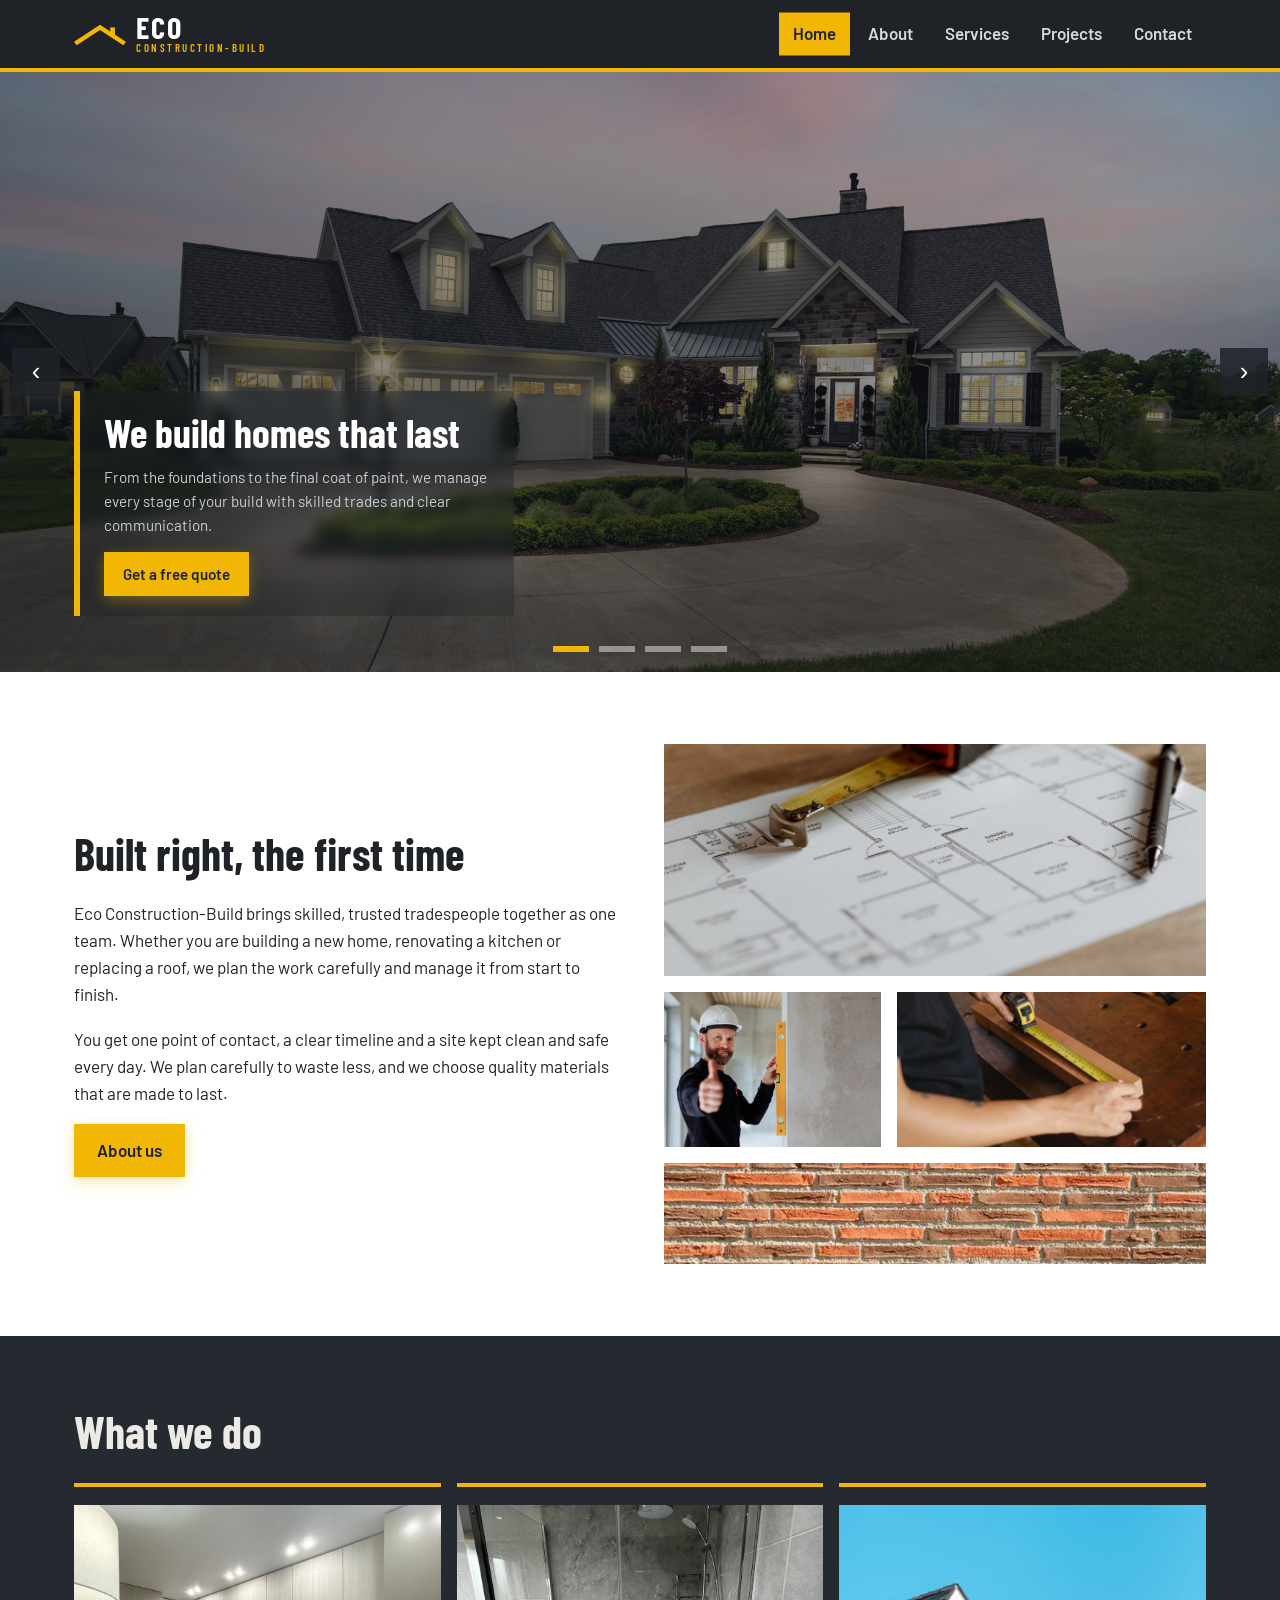
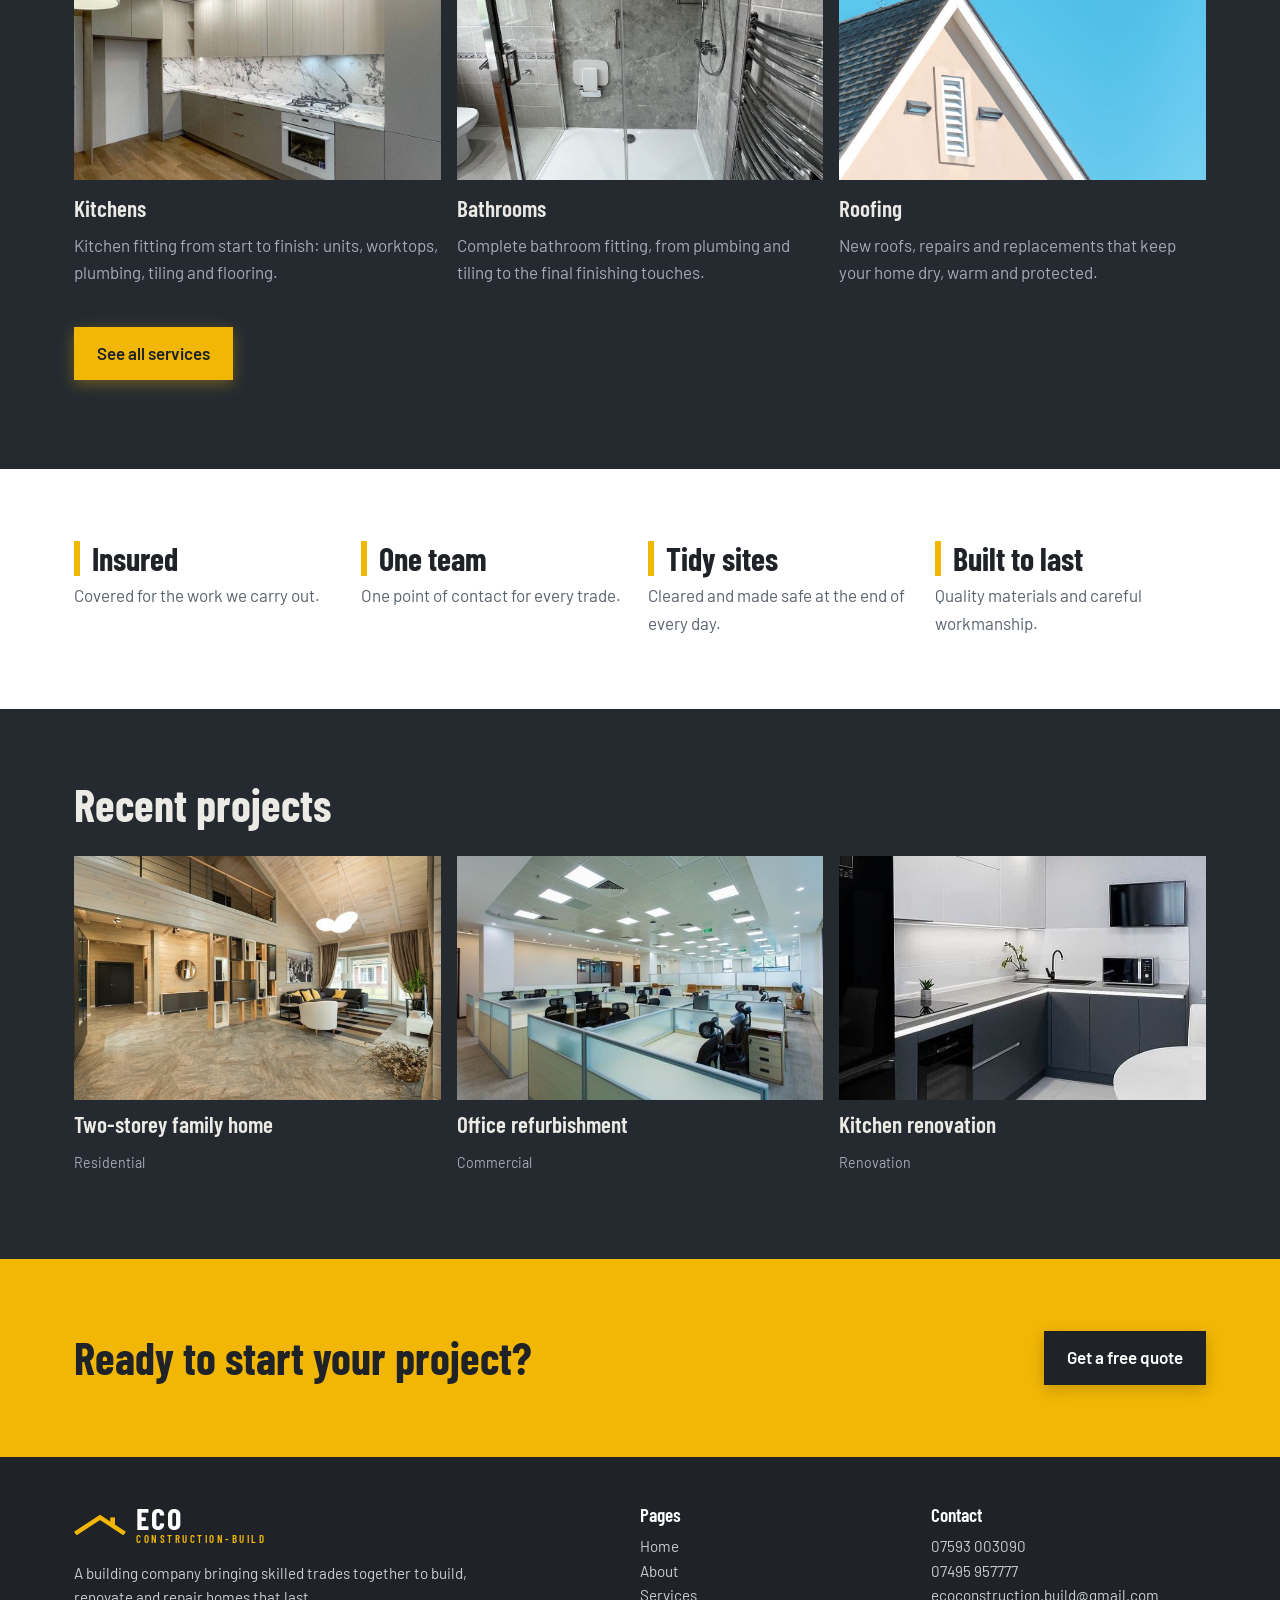
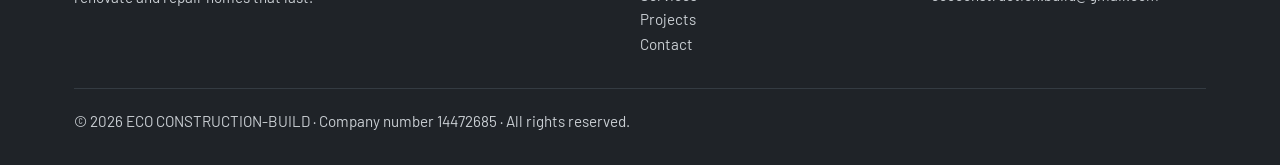
<file: index.html>
<!DOCTYPE html>
<html lang="en">
<head>
<meta charset="UTF-8">
<meta name="color-scheme" content="dark">
<meta name="viewport" content="width=device-width, initial-scale=1, viewport-fit=cover">
<title>Eco Construction-Build</title>
<meta name="description" content="Builders covering London and up to 100 miles. Kitchens, bathrooms, tiling, plastering, flooring, carpentry, roofing and painting. Free quotes.">
<meta property="og:title" content="Eco Construction-Build">
<meta property="og:description" content="Builders covering London and up to 100 miles. Kitchens, bathrooms, tiling, plastering, flooring, carpentry, roofing and painting. Free quotes.">
<meta property="og:type" content="website">
<link rel="preconnect" href="https://fonts.googleapis.com">
<link href="https://fonts.googleapis.com/css2?family=Barlow+Condensed:wght@600;700&amp;family=Barlow:wght@400;500;600&amp;display=swap" rel="stylesheet">
<link rel="stylesheet" href="style.css">
</head>
<body>

<a class="skip" href="#main">Skip to content</a>
<header>
  <div class="wrap bar">
    <a class="logo" href="index.html" aria-label="Eco Construction-Build, home"><svg viewBox="0 0 132 52" aria-hidden="true"><rect x="92" y="8" width="12" height="22" fill="#F2B705"></rect><polyline points="8,46 66,8 124,46" fill="none" stroke="#F2B705" stroke-width="11" stroke-linecap="square" stroke-linejoin="miter"></polyline></svg><span class="logo-text"><b>ECO</b><small>CONSTRUCTION-BUILD</small></span></a>
    <button class="menu-btn" aria-expanded="false" aria-controls="nav" aria-label="Menu">
      <span class="bars" aria-hidden="true"><i></i><i></i><i></i></span>
    </button>
    <nav id="nav" aria-label="Main">
      <ul>
        <li><a href="index.html" aria-current="page">Home</a></li>
        <li><a href="about.html">About</a></li>
        <li><a href="services.html">Services</a></li>
        <li><a href="projects.html">Projects</a></li>
        <li><a href="contact.html">Contact</a></li>
      </ul>
    </nav>
  </div>
</header>

<main id="main" tabindex="-1">

  <div class="hero" id="carousel" aria-roledescription="carousel" aria-label="Highlights">
    <div class="slide active" role="group" aria-roledescription="slide" aria-label="1 of 4">
      <img src="images/a-large-family-house-with-lit-windows-at-dusk.jpg" width="1920" height="1282" alt="A large family house with lit windows at dusk" style="object-position:center 35%">
      <div class="hero-copy"><div class="wrap"><div class="inner">
        <h1>We build homes that last</h1>
        <p>From the foundations to the final coat of paint, we manage every stage of your build with skilled trades and clear communication.</p>
        <a class="btn" href="contact.html">Get a free quote</a>
      </div></div></div>
    </div>
    <div class="slide" role="group" aria-roledescription="slide" aria-label="2 of 4">
      <img src="images/a-bright-renovated-kitchen-with-blue-cabinets-and-a-.jpg" width="1920" height="1280" loading="lazy" decoding="async" alt="A bright renovated kitchen with blue cabinets and a marble floor" style="object-position:center 45%">
      <div class="hero-copy"><div class="wrap"><div class="inner">
        <h2>Renovations done with care</h2>
        <p>We treat your home as if it were our own: dust sheets down, a tidy site, and a finish you will be proud of.</p>
        <a class="btn" href="services.html">Our services</a>
      </div></div></div>
    </div>
    <div class="slide" role="group" aria-roledescription="slide" aria-label="3 of 4">
      <img src="images/two-roofers-laying-clay-tiles-on-a-house-under-a-blu.jpg" width="1920" height="1280" loading="lazy" decoding="async" alt="Two roofers laying clay tiles on a house under a blue sky" style="object-position:center 25%">
      <div class="hero-copy"><div class="wrap"><div class="inner">
        <h2>Strong roofs, safe homes</h2>
        <p>New roofs, repairs and replacements by experienced roofers, so your home stays dry and secure for years to come.</p>
        <a class="btn" href="projects.html">See our work</a>
      </div></div></div>
    </div>
    <div class="slide" role="group" aria-roledescription="slide" aria-label="4 of 4">
      <img src="images/two-smiling-workers-in-white-overalls.jpg" width="1920" height="1280" loading="lazy" decoding="async" alt="Two smiling workers in white overalls" style="object-position:center 20%">
      <div class="hero-copy"><div class="wrap"><div class="inner">
        <h2>Honest work, fair prices</h2>
        <p>Clear, written quotes with no hidden costs. You will always know what is being done, and what it will cost.</p>
        <a class="btn" href="about.html">About us</a>
      </div></div></div>
    </div>
    <button class="car-btn prev" aria-label="Previous slide">&#8249;</button>
    <button class="car-btn next" aria-label="Next slide">&#8250;</button>
    <div class="dots"></div>
  </div>

  <section class="light">
    <div class="wrap split">
      <div>
        <h2>Built right, the first time</h2>
        <p>Eco Construction-Build brings skilled, trusted tradespeople together as one team. Whether you are building a new home, renovating a kitchen or replacing a roof, we plan the work carefully and manage it from start to finish.</p>
        <p>You get one point of contact, a clear timeline and a site kept clean and safe every day. We plan carefully to waste less, and we choose quality materials that are made to last.</p>
        <a class="btn" href="about.html">About us</a>
      </div>
      <div class="mosaic">
        <img class="a" src="images/a-floor-plan-on-a-desk-with-a-tape-measure-and-a-pen.jpg" width="1200" height="514" loading="lazy" decoding="async" alt="A floor plan on a desk with a tape measure and a pen">
        <img class="b" src="images/a-builder-in-a-hard-hat-checking-a-wall-with-a-yello.jpg" width="598" height="427" loading="lazy" decoding="async" alt="A builder in a hard hat checking a wall with a yellow spirit level">
        <img class="c" src="images/hands-measuring-a-wooden-plank-with-a-tape-measure-o.jpg" width="640" height="320" loading="lazy" decoding="async" alt="Hands measuring a wooden plank with a tape measure on a workbench">
        <img class="d" src="images/a-red-brick-wall.jpg" width="640" height="119" loading="lazy" decoding="async" alt="A red brick wall">
      </div>
    </div>
  </section>

  <section class="alt">
    <div class="wrap">
      <h2>What we do</h2>
      <div class="grid g3" style="margin-top:28px">
        <div class="service"><img src="images/a-fitted-kitchen-with-grey-units-and-a-marble-workto.jpg" width="1000" height="750" loading="lazy" decoding="async" alt="A fitted kitchen with grey units and a marble worktop"><h3>Kitchens</h3><p>Kitchen fitting from start to finish: units, worktops, plumbing, tiling and flooring.</p></div>
        <div class="service"><img src="images/a-tiled-bathroom-with-a-glass-shower-enclosure.jpg" width="1000" height="750" loading="lazy" decoding="async" alt="A tiled bathroom with a glass shower enclosure"><h3>Bathrooms</h3><p>Complete bathroom fitting, from plumbing and tiling to the final finishing touches.</p></div>
        <div class="service"><img src="images/the-tiled-gable-end-of-a-house-against-a-blue-sky.jpg" width="1000" height="750" loading="lazy" decoding="async" alt="The tiled gable end of a house against a blue sky"><h3>Roofing</h3><p>New roofs, repairs and replacements that keep your home dry, warm and protected.</p></div>
      </div>
      <p style="margin-top:24px"><a class="btn" href="services.html">See all services</a></p>
    </div>
  </section>

  <section class="light">
    <div class="wrap stats">
      <div><b>Insured</b><span>Covered for the work we carry out.</span></div>
      <div><b>One team</b><span>One point of contact for every trade.</span></div>
      <div><b>Tidy sites</b><span>Cleared and made safe at the end of every day.</span></div>
      <div><b>Built to last</b><span>Quality materials and careful workmanship.</span></div>
    </div>
  </section>

  <section class="alt">
    <div class="wrap">
      <h2>Recent projects</h2>
      <div class="grid g3" style="margin-top:28px">
        <div class="project"><figure><img src="images/an-open-plan-timber-living-room-with-a-mezzanine-abo.jpg" width="640" height="427" loading="lazy" decoding="async" alt="An open-plan timber living room with a mezzanine above"><figcaption><h3>Two-storey family home</h3><small>Residential</small></figcaption></figure></div>
        <div class="project"><figure><img src="images/a-refurbished-open-plan-office-with-desks-and-partit.jpg" width="626" height="417" loading="lazy" decoding="async" alt="A refurbished open-plan office with desks and partitions"><figcaption><h3>Office refurbishment</h3><small>Commercial</small></figcaption></figure></div>
        <div class="project"><figure><img src="images/a-modern-kitchen-with-white-and-dark-grey-units.jpg" width="720" height="480" loading="lazy" decoding="async" alt="A modern kitchen with white and dark grey units"><figcaption><h3>Kitchen renovation</h3><small>Renovation</small></figcaption></figure></div>
      </div>
    </div>
  </section>
</main>

<section class="cta">
  <div class="wrap"><h2>Ready to start your project?</h2><a class="btn" href="contact.html">Get a free quote</a></div>
</section>

<footer>
  <div class="wrap">
    <div class="grid">
      <div><a class="logo" href="index.html" aria-label="Eco Construction-Build, home"><svg viewBox="0 0 132 52" aria-hidden="true"><rect x="92" y="8" width="12" height="22" fill="#F2B705"></rect><polyline points="8,46 66,8 124,46" fill="none" stroke="#F2B705" stroke-width="11" stroke-linecap="square" stroke-linejoin="miter"></polyline></svg><span class="logo-text"><b>ECO</b><small>CONSTRUCTION-BUILD</small></span></a><p>A building company bringing skilled trades together to build,<br>renovate and repair homes that last.</p></div>
      <div><h3>Pages</h3><ul><li><a href="index.html">Home</a></li><li><a href="about.html">About</a></li><li><a href="services.html">Services</a></li><li><a href="projects.html">Projects</a></li><li><a href="contact.html">Contact</a></li></ul></div>
      <div><h3>Contact</h3><ul><li><a href="tel:+447593003090">07593 003090</a></li><li><a href="tel:+447495957777">07495 957777</a></li><li><a href="mailto:ecoconstruction.build@gmail.com">ecoconstruction.build@gmail.com</a></li></ul></div>
    </div>
    <div class="legal">© 2026 ECO CONSTRUCTION-BUILD · Company number 14472685 · All rights reserved.</div>
  </div>
</footer>

<script src="script.js"></script>
</body>
</html>
</file>
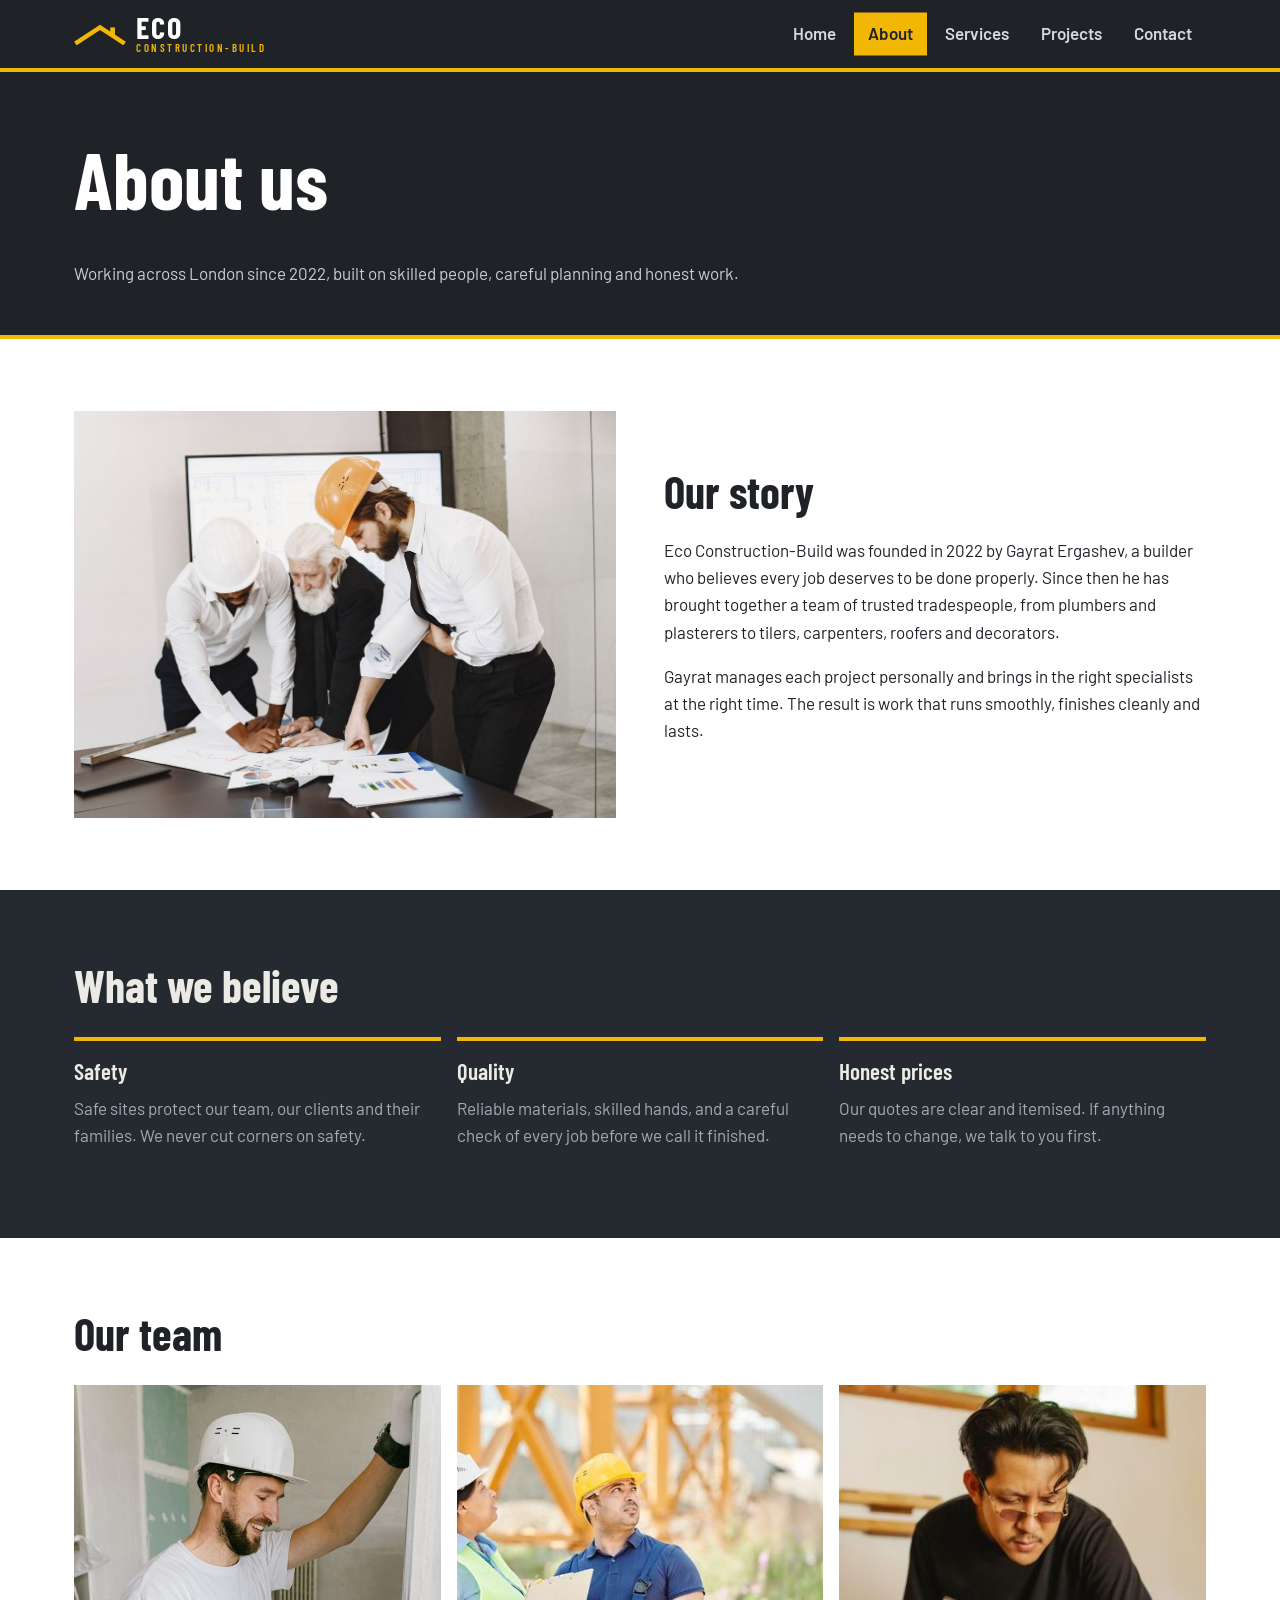
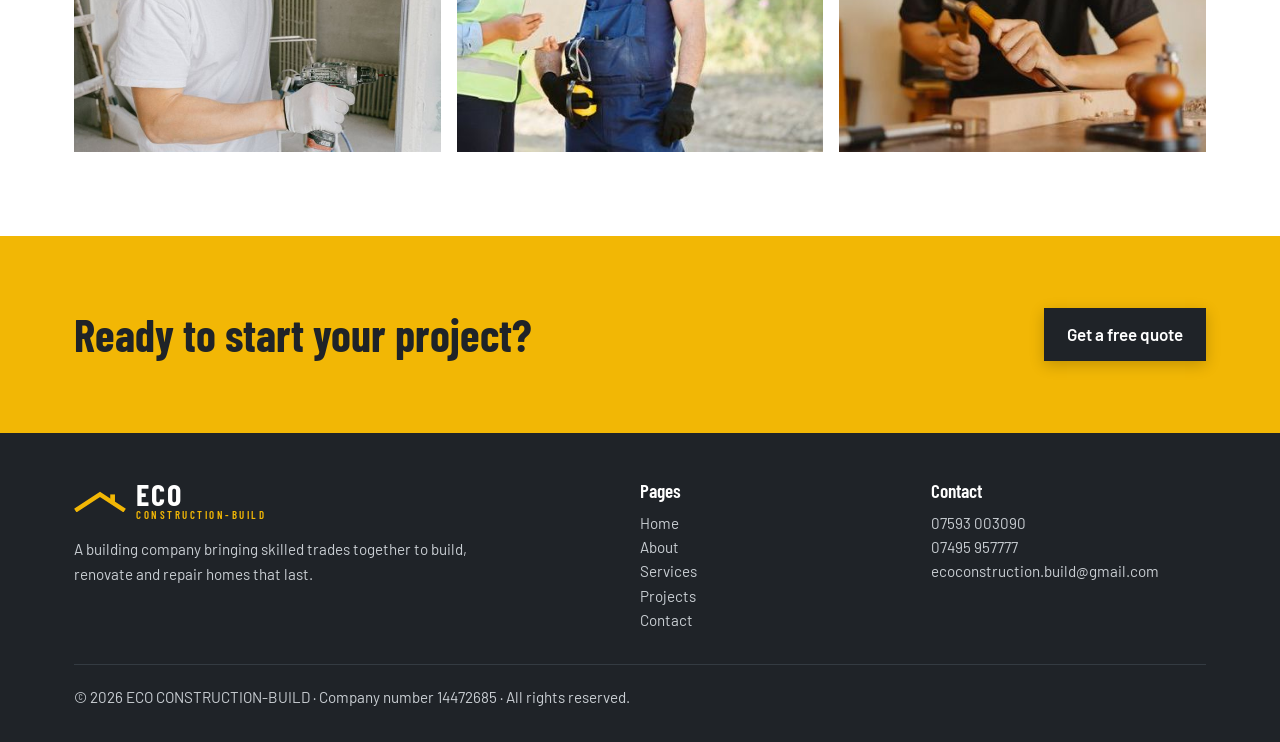
<file: about.html>
<!DOCTYPE html>
<html lang="en">
<head>
<meta charset="UTF-8">
<meta name="color-scheme" content="dark">
<meta name="viewport" content="width=device-width, initial-scale=1, viewport-fit=cover">
<title>About us | Eco Construction-Build</title>
<meta name="description" content="Working across London since 2022, built on skilled people, careful planning and honest work.">
<meta property="og:title" content="About us | Eco Construction-Build">
<meta property="og:description" content="Working across London since 2022, built on skilled people, careful planning and honest work.">
<meta property="og:type" content="website">
<link rel="preconnect" href="https://fonts.googleapis.com">
<link href="https://fonts.googleapis.com/css2?family=Barlow+Condensed:wght@600;700&amp;family=Barlow:wght@400;500;600&amp;display=swap" rel="stylesheet">
<link rel="stylesheet" href="style.css">
</head>
<body>

<a class="skip" href="#main">Skip to content</a>
<header>
  <div class="wrap bar">
    <a class="logo" href="index.html" aria-label="Eco Construction-Build, home"><svg viewBox="0 0 132 52" aria-hidden="true"><rect x="92" y="8" width="12" height="22" fill="#F2B705"></rect><polyline points="8,46 66,8 124,46" fill="none" stroke="#F2B705" stroke-width="11" stroke-linecap="square" stroke-linejoin="miter"></polyline></svg><span class="logo-text"><b>ECO</b><small>CONSTRUCTION-BUILD</small></span></a>
    <button class="menu-btn" aria-expanded="false" aria-controls="nav" aria-label="Menu">
      <span class="bars" aria-hidden="true"><i></i><i></i><i></i></span>
    </button>
    <nav id="nav" aria-label="Main">
      <ul>
        <li><a href="index.html">Home</a></li>
        <li><a href="about.html" aria-current="page">About</a></li>
        <li><a href="services.html">Services</a></li>
        <li><a href="projects.html">Projects</a></li>
        <li><a href="contact.html">Contact</a></li>
      </ul>
    </nav>
  </div>
</header>

<main id="main" tabindex="-1">

  <div class="page-head"><div class="wrap"><h1>About us</h1><p>Working across London since 2022, built on skilled people, careful planning and honest work.</p></div></div>
  <section class="light">
    <div class="wrap split">
      <img style="aspect-ratio:4/3;display:block;width:100%;object-fit:cover" src="images/three-people-in-hard-hats-studying-building-plans-to.jpg" width="1100" height="825" loading="lazy" decoding="async" alt="Three people in hard hats studying building plans together">
      <div>
        <h2>Our story</h2>
        <p>Eco Construction-Build was founded in 2022 by Gayrat Ergashev, a builder who believes every job deserves to be done properly. Since then he has brought together a team of trusted tradespeople, from plumbers and plasterers to tilers, carpenters, roofers and decorators.</p>
        <p>Gayrat manages each project personally and brings in the right specialists at the right time. The result is work that runs smoothly, finishes cleanly and lasts.</p>
      </div>
    </div>
  </section>
  <section class="alt">
    <div class="wrap">
      <h2>What we believe</h2>
      <div class="grid g3" style="margin-top:28px">
        <div class="service"><h3>Safety</h3><p>Safe sites protect our team, our clients and their families. We never cut corners on safety.</p></div>
        <div class="service"><h3>Quality</h3><p>Reliable materials, skilled hands, and a careful check of every job before we call it finished.</p></div>
        <div class="service"><h3>Honest prices</h3><p>Our quotes are clear and itemised. If anything needs to change, we talk to you first.</p></div>
      </div>
    </div>
  </section>
  <section class="light">
    <div class="wrap">
      <h2>Our team</h2>
      <div class="grid g3 team" style="margin-top:28px">
      <div><img src="images/a-plasterer-smiling-while-working-on-a-wall.jpg" width="640" height="640" loading="lazy" decoding="async" alt="A plasterer smiling while working on a wall"></div>
      <div><img src="images/two-site-workers-checking-plans-on-a-clipboard.jpg" width="427" height="427" loading="lazy" decoding="async" alt="Two site workers checking plans on a clipboard"></div>
      <div><img src="images/a-carpenter-shaping-wood-with-a-chisel.jpg" width="427" height="427" loading="lazy" decoding="async" alt="A carpenter shaping wood with a chisel"></div>
    </div>
    </div>
  </section>
</main>

<section class="cta">
  <div class="wrap"><h2>Ready to start your project?</h2><a class="btn" href="contact.html">Get a free quote</a></div>
</section>

<footer>
  <div class="wrap">
    <div class="grid">
      <div><a class="logo" href="index.html" aria-label="Eco Construction-Build, home"><svg viewBox="0 0 132 52" aria-hidden="true"><rect x="92" y="8" width="12" height="22" fill="#F2B705"></rect><polyline points="8,46 66,8 124,46" fill="none" stroke="#F2B705" stroke-width="11" stroke-linecap="square" stroke-linejoin="miter"></polyline></svg><span class="logo-text"><b>ECO</b><small>CONSTRUCTION-BUILD</small></span></a><p>A building company bringing skilled trades together to build,<br>renovate and repair homes that last.</p></div>
      <div><h3>Pages</h3><ul><li><a href="index.html">Home</a></li><li><a href="about.html">About</a></li><li><a href="services.html">Services</a></li><li><a href="projects.html">Projects</a></li><li><a href="contact.html">Contact</a></li></ul></div>
      <div><h3>Contact</h3><ul><li><a href="tel:+447593003090">07593 003090</a></li><li><a href="tel:+447495957777">07495 957777</a></li><li><a href="mailto:ecoconstruction.build@gmail.com">ecoconstruction.build@gmail.com</a></li></ul></div>
    </div>
    <div class="legal">© 2026 ECO CONSTRUCTION-BUILD · Company number 14472685 · All rights reserved.</div>
  </div>
</footer>

<script src="script.js"></script>
</body>
</html>
</file>
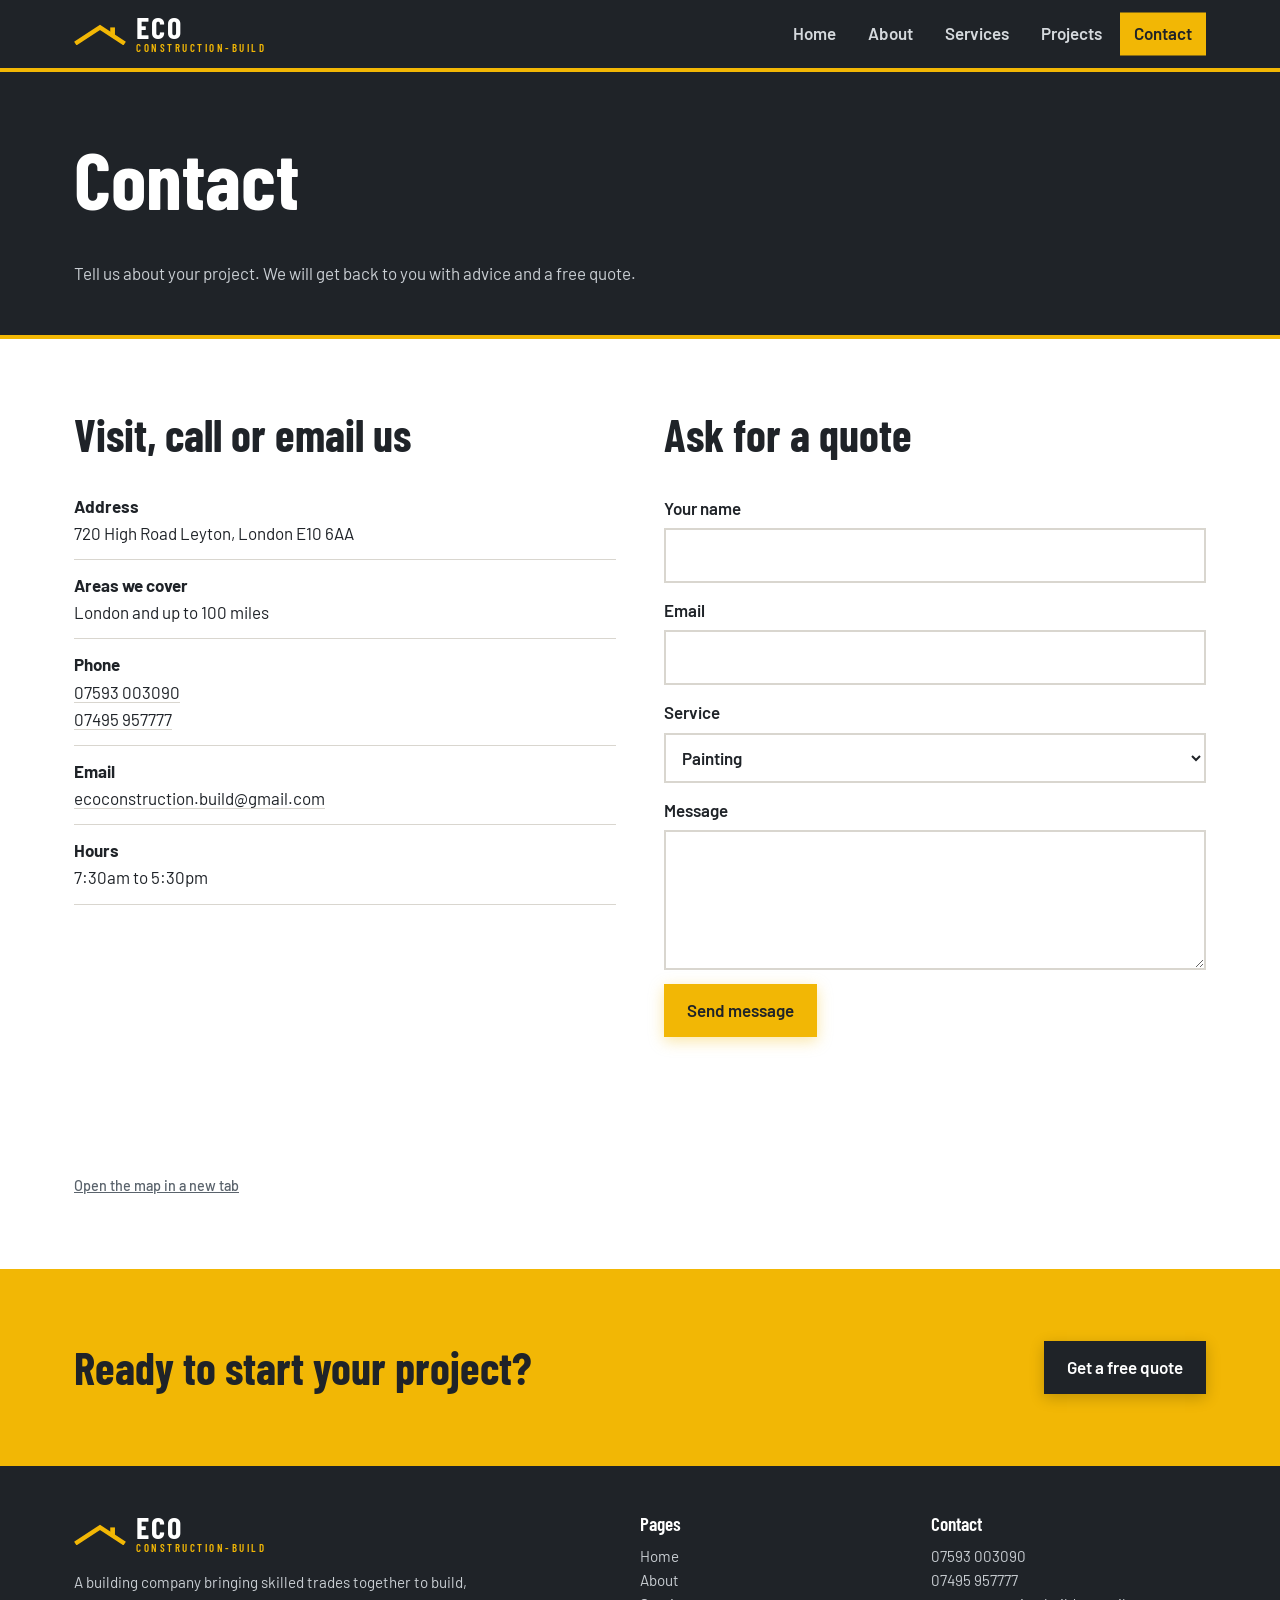
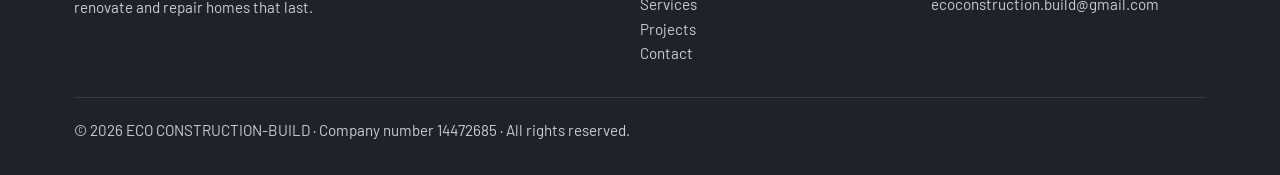
<file: contact.html>
<!DOCTYPE html>
<html lang="en">
<head>
<meta charset="UTF-8">
<meta name="color-scheme" content="dark">
<meta name="viewport" content="width=device-width, initial-scale=1, viewport-fit=cover">
<title>Contact | Eco Construction-Build</title>
<meta name="description" content="Call, email or send us a message. Free quotes across London and up to 100 miles.">
<meta property="og:title" content="Contact | Eco Construction-Build">
<meta property="og:description" content="Call, email or send us a message. Free quotes across London and up to 100 miles.">
<meta property="og:type" content="website">
<link rel="preconnect" href="https://fonts.googleapis.com">
<link href="https://fonts.googleapis.com/css2?family=Barlow+Condensed:wght@600;700&amp;family=Barlow:wght@400;500;600&amp;display=swap" rel="stylesheet">
<link rel="stylesheet" href="style.css">
</head>
<body>

<a class="skip" href="#main">Skip to content</a>
<header>
  <div class="wrap bar">
    <a class="logo" href="index.html" aria-label="Eco Construction-Build, home"><svg viewBox="0 0 132 52" aria-hidden="true"><rect x="92" y="8" width="12" height="22" fill="#F2B705"></rect><polyline points="8,46 66,8 124,46" fill="none" stroke="#F2B705" stroke-width="11" stroke-linecap="square" stroke-linejoin="miter"></polyline></svg><span class="logo-text"><b>ECO</b><small>CONSTRUCTION-BUILD</small></span></a>
    <button class="menu-btn" aria-expanded="false" aria-controls="nav" aria-label="Menu">
      <span class="bars" aria-hidden="true"><i></i><i></i><i></i></span>
    </button>
    <nav id="nav" aria-label="Main">
      <ul>
        <li><a href="index.html">Home</a></li>
        <li><a href="about.html">About</a></li>
        <li><a href="services.html">Services</a></li>
        <li><a href="projects.html">Projects</a></li>
        <li><a href="contact.html" aria-current="page">Contact</a></li>
      </ul>
    </nav>
  </div>
</header>

<main id="main" tabindex="-1">

  <div class="page-head"><div class="wrap"><h1>Contact</h1><p>Tell us about your project. We will get back to you with advice and a free quote.</p></div></div>
  <section class="light">
    <div class="wrap split" style="align-items:start">
      <div>
        <h2>Visit, call or email us</h2>
        <ul class="contact-list">
          <li><b>Address</b>720 High Road Leyton, London E10 6AA</li>
          <li><b>Areas we cover</b>London and up to 100 miles</li>
          <li><b>Phone</b><a href="tel:+447593003090">07593 003090</a><br><a href="tel:+447495957777">07495 957777</a></li>
          <li><b>Email</b><a href="mailto:ecoconstruction.build@gmail.com">ecoconstruction.build@gmail.com</a></li>
          <li><b>Hours</b>7:30am to 5:30pm</li>
        </ul>
        <div class="map-wrap">
          <iframe class="map" title="Map showing where Eco Construction-Build is based" loading="lazy" referrerpolicy="no-referrer-when-downgrade"
            src="https://www.openstreetmap.org/export/embed.html?bbox=-0.01425%2C51.57026%2C-0.00225%2C51.57526&amp;layer=mapnik&amp;marker=51.57276%2C-0.008251"></iframe>
          <p class="note map-note"><a href="https://www.openstreetmap.org/?mlat=51.57276&amp;mlon=-0.008251#map=17/51.57276/-0.00825" target="_blank" rel="noopener">Open the map in a new tab</a></p>
        </div>
      </div>
      <form id="contact-form" action="send.php" method="post">
        <h2>Ask for a quote</h2>
        <p class="hp" aria-hidden="true"><label>Leave this field empty<input name="website" tabindex="-1" autocomplete="off"></label></p>
        <label>Your name<input name="name" required autocomplete="name"></label>
        <label>Email<input type="email" name="email" required autocomplete="email"></label>
        <label>Service
          <select name="service"><option>Painting</option><option>Plumbing</option><option>Plasterboard</option><option>Plastering</option><option>Tiling</option><option>Flooring</option><option>Bathrooms</option><option>Kitchens</option><option>Windows and doors</option><option>Carpentry</option><option>Roofing</option><option>Other</option></select>
        </label>
        <label>Message<textarea name="message"></textarea></label>
        <div><button class="btn" type="submit">Send message</button></div>
        <p class="note" id="form-note" role="status"></p>
      </form>
    </div>
  </section>
</main>

<section class="cta">
  <div class="wrap"><h2>Ready to start your project?</h2><a class="btn" href="contact.html">Get a free quote</a></div>
</section>

<footer>
  <div class="wrap">
    <div class="grid">
      <div><a class="logo" href="index.html" aria-label="Eco Construction-Build, home"><svg viewBox="0 0 132 52" aria-hidden="true"><rect x="92" y="8" width="12" height="22" fill="#F2B705"></rect><polyline points="8,46 66,8 124,46" fill="none" stroke="#F2B705" stroke-width="11" stroke-linecap="square" stroke-linejoin="miter"></polyline></svg><span class="logo-text"><b>ECO</b><small>CONSTRUCTION-BUILD</small></span></a><p>A building company bringing skilled trades together to build,<br>renovate and repair homes that last.</p></div>
      <div><h3>Pages</h3><ul><li><a href="index.html">Home</a></li><li><a href="about.html">About</a></li><li><a href="services.html">Services</a></li><li><a href="projects.html">Projects</a></li><li><a href="contact.html">Contact</a></li></ul></div>
      <div><h3>Contact</h3><ul><li><a href="tel:+447593003090">07593 003090</a></li><li><a href="tel:+447495957777">07495 957777</a></li><li><a href="mailto:ecoconstruction.build@gmail.com">ecoconstruction.build@gmail.com</a></li></ul></div>
    </div>
    <div class="legal">© 2026 ECO CONSTRUCTION-BUILD · Company number 14472685 · All rights reserved.</div>
  </div>
</footer>

<script src="script.js"></script>
</body>
</html>
</file>
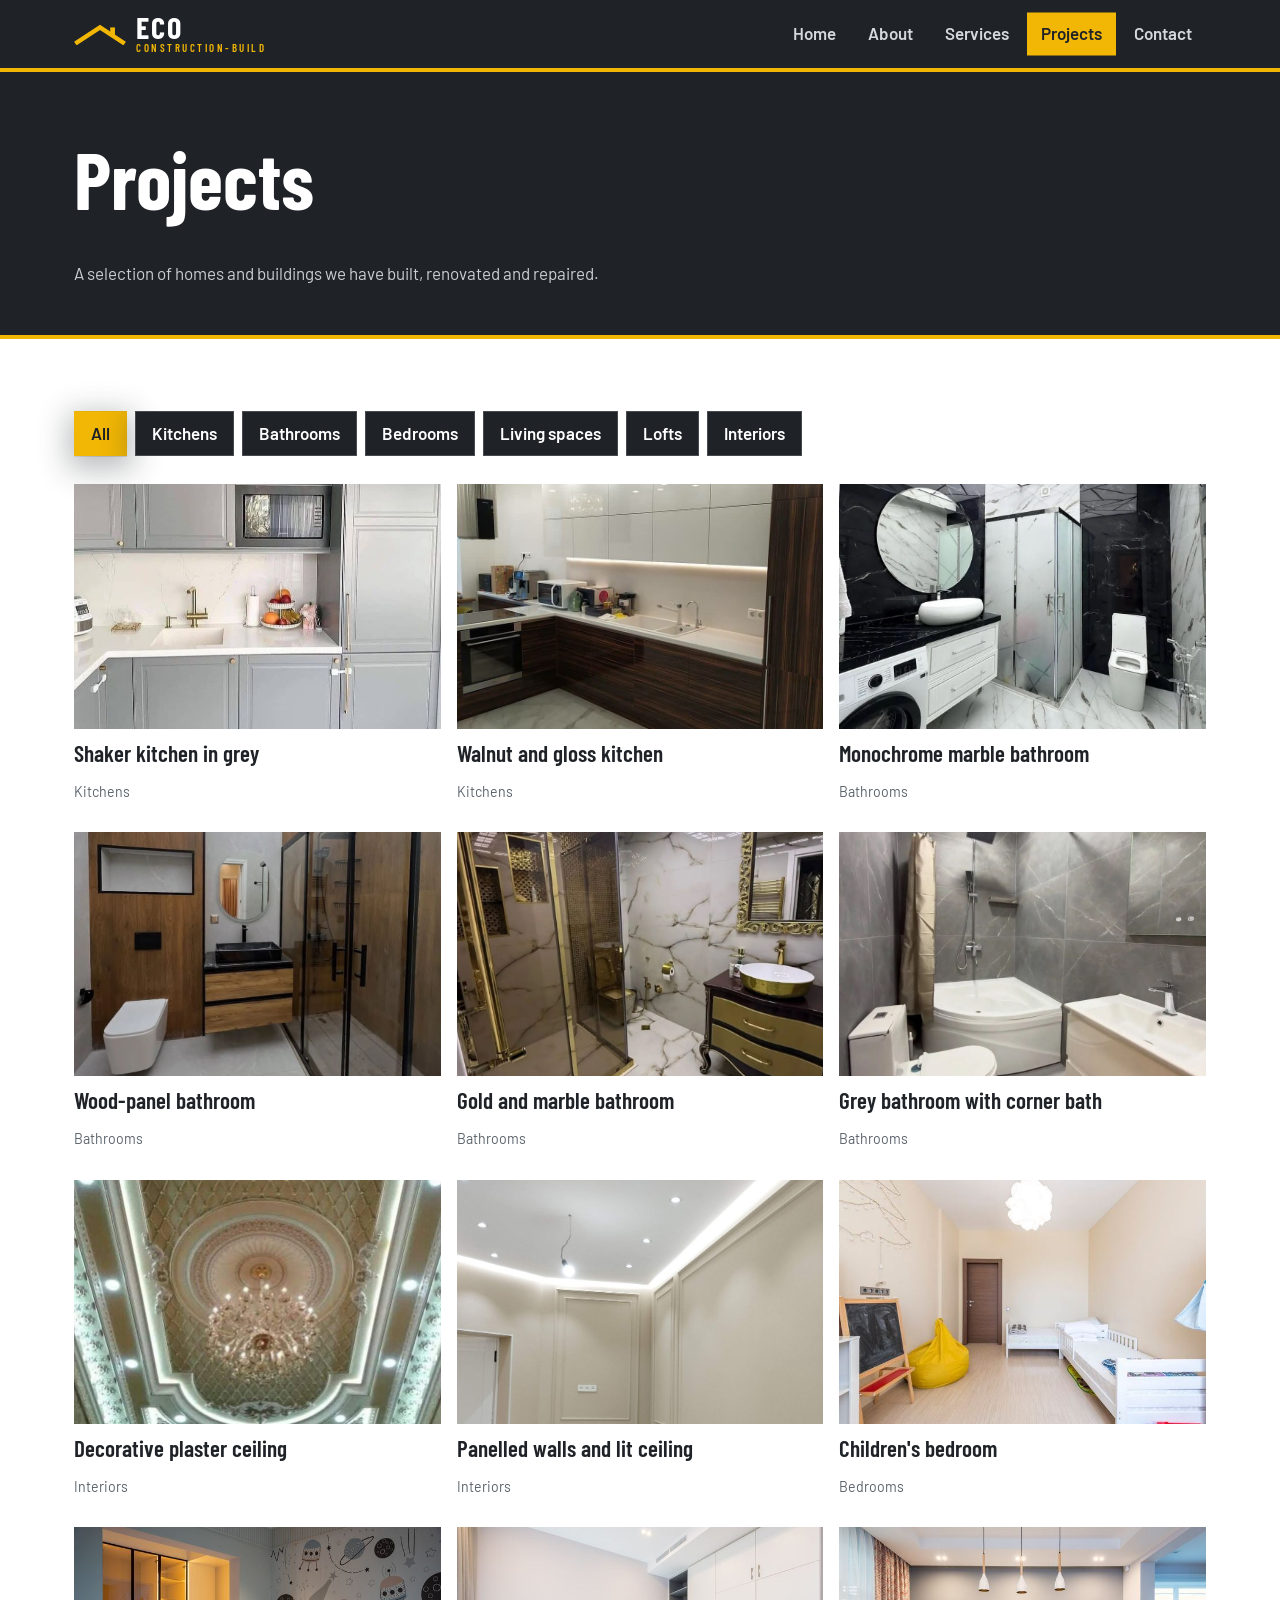
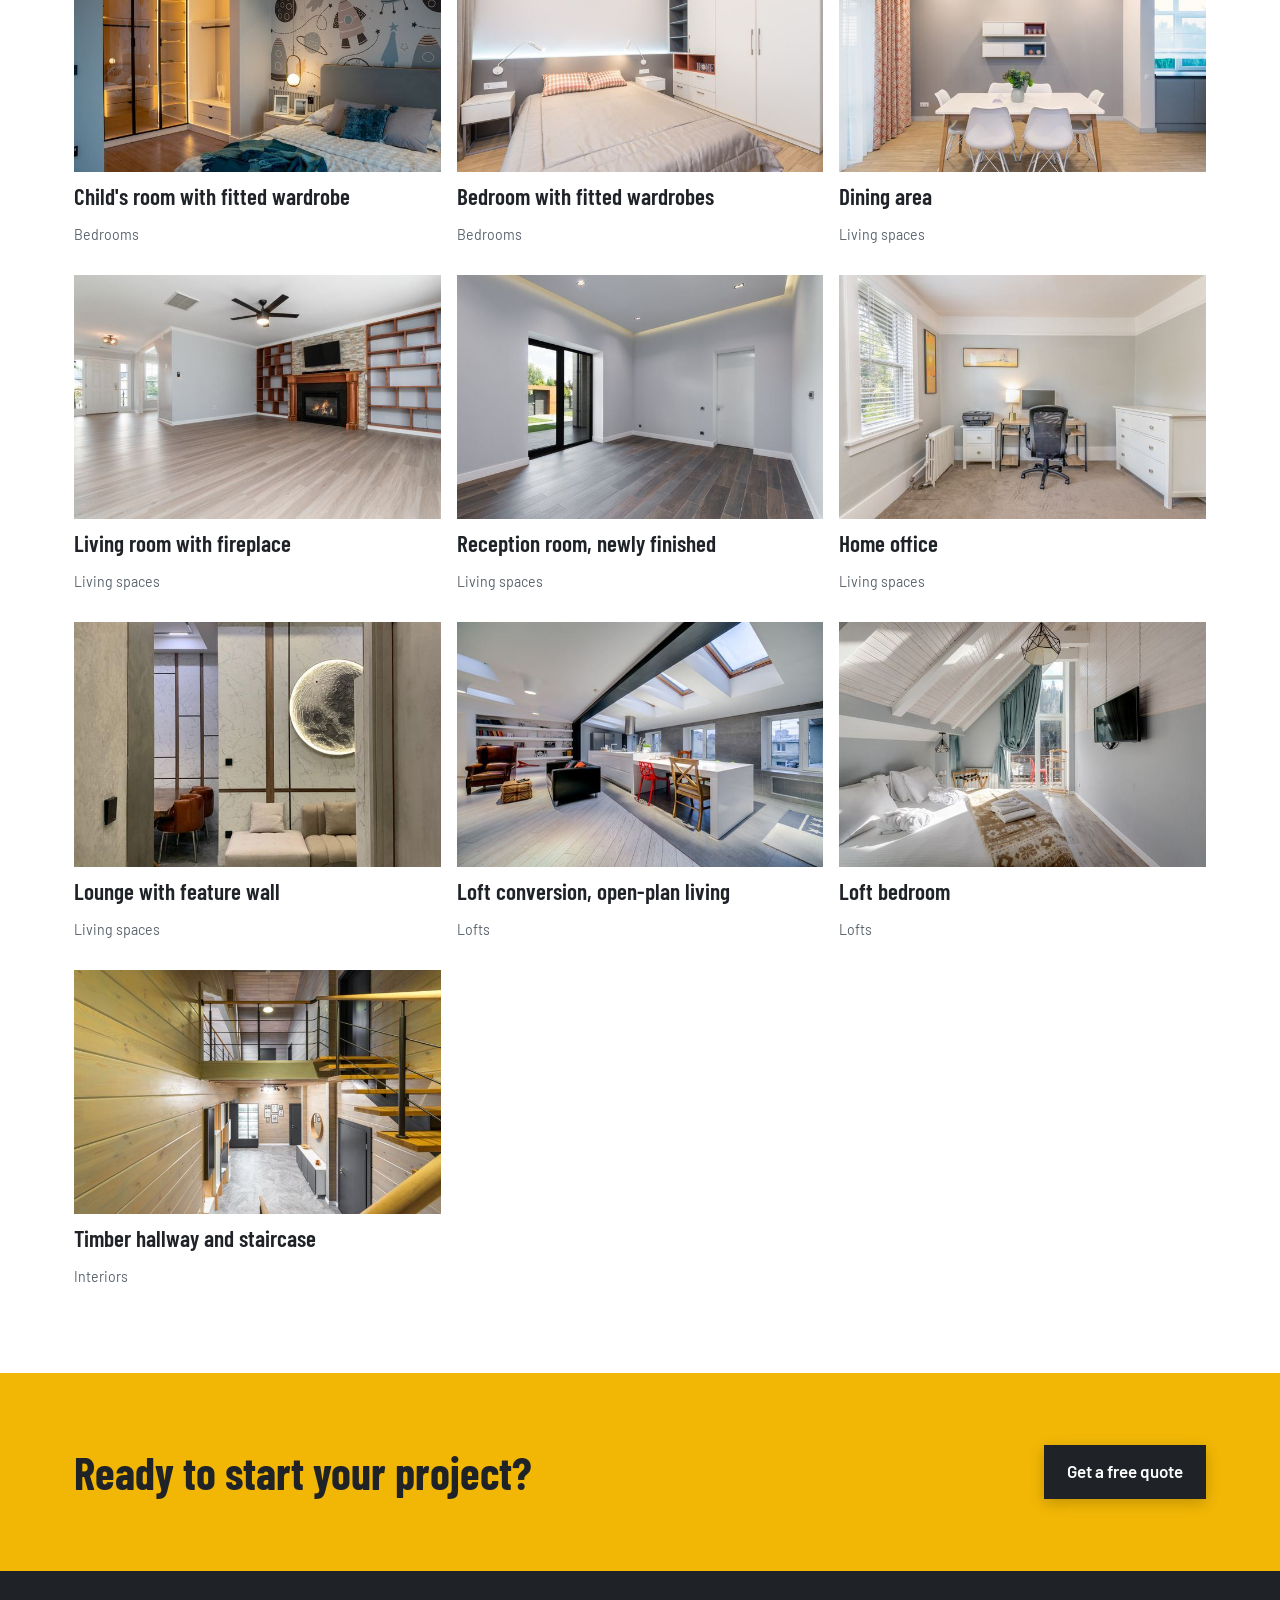
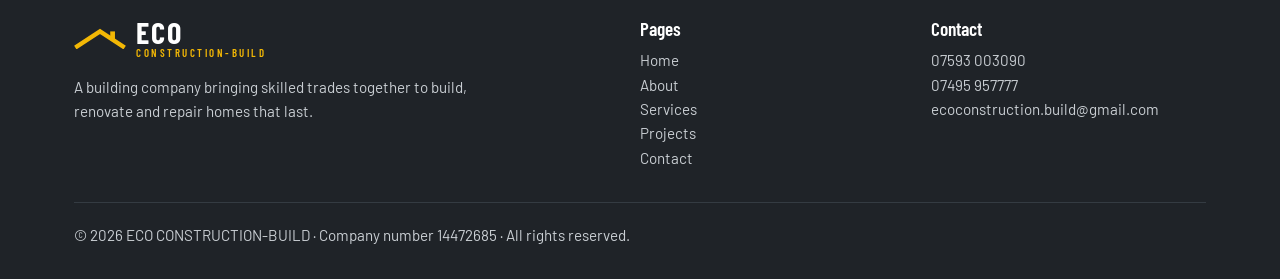
<file: projects.html>
<!DOCTYPE html>
<html lang="en">
<head>
<meta charset="UTF-8">
<meta name="color-scheme" content="dark">
<meta name="viewport" content="width=device-width, initial-scale=1, viewport-fit=cover">
<title>Projects | Eco Construction-Build</title>
<meta name="description" content="Kitchens, bathrooms, bedrooms, living spaces and loft conversions we have finished.">
<meta property="og:title" content="Projects | Eco Construction-Build">
<meta property="og:description" content="Kitchens, bathrooms, bedrooms, living spaces and loft conversions we have finished.">
<meta property="og:type" content="website">
<link rel="preconnect" href="https://fonts.googleapis.com">
<link href="https://fonts.googleapis.com/css2?family=Barlow+Condensed:wght@600;700&amp;family=Barlow:wght@400;500;600&amp;display=swap" rel="stylesheet">
<link rel="stylesheet" href="style.css">
</head>
<body>

<a class="skip" href="#main">Skip to content</a>
<header>
  <div class="wrap bar">
    <a class="logo" href="index.html" aria-label="Eco Construction-Build, home"><svg viewBox="0 0 132 52" aria-hidden="true"><rect x="92" y="8" width="12" height="22" fill="#F2B705"></rect><polyline points="8,46 66,8 124,46" fill="none" stroke="#F2B705" stroke-width="11" stroke-linecap="square" stroke-linejoin="miter"></polyline></svg><span class="logo-text"><b>ECO</b><small>CONSTRUCTION-BUILD</small></span></a>
    <button class="menu-btn" aria-expanded="false" aria-controls="nav" aria-label="Menu">
      <span class="bars" aria-hidden="true"><i></i><i></i><i></i></span>
    </button>
    <nav id="nav" aria-label="Main">
      <ul>
        <li><a href="index.html">Home</a></li>
        <li><a href="about.html">About</a></li>
        <li><a href="services.html">Services</a></li>
        <li><a href="projects.html" aria-current="page">Projects</a></li>
        <li><a href="contact.html">Contact</a></li>
      </ul>
    </nav>
  </div>
</header>

<main id="main" tabindex="-1">

  <div class="page-head"><div class="wrap"><h1>Projects</h1><p>A selection of homes and buildings we have built, renovated and repaired.</p></div></div>
  <section class="light">
    <div class="wrap">
      <div class="filters" role="group" aria-label="Filter projects">
        <button aria-pressed="true" data-f="all">All</button>
        <button aria-pressed="false" data-f="kit">Kitchens</button>
        <button aria-pressed="false" data-f="bath">Bathrooms</button>
        <button aria-pressed="false" data-f="bed">Bedrooms</button>
        <button aria-pressed="false" data-f="liv">Living spaces</button>
        <button aria-pressed="false" data-f="loft">Lofts</button>
        <button aria-pressed="false" data-f="int">Interiors</button>
        </div>
      <div class="grid g3" id="project-grid">
        <div class="project" data-c="kit"><figure><img src="images/a-grey-shaker-kitchen-with-a-brass-tap-and-white-wor.jpg" width="720" height="480" loading="lazy" decoding="async" alt="A grey shaker kitchen with a brass tap and white worktop"><figcaption><h3>Shaker kitchen in grey</h3><small>Kitchens</small></figcaption></figure></div>
        <div class="project" data-c="kit"><figure><img src="images/a-kitchen-with-dark-walnut-units-and-white-gloss-wal.jpg" width="810" height="540" loading="lazy" decoding="async" alt="A kitchen with dark walnut units and white gloss wall cupboards"><figcaption><h3>Walnut and gloss kitchen</h3><small>Kitchens</small></figcaption></figure></div>
        <div class="project" data-c="bath"><figure><img src="images/a-black-and-white-marble-bathroom-with-a-round-mirro.jpg" width="1000" height="667" loading="lazy" decoding="async" alt="A black and white marble bathroom with a round mirror"><figcaption><h3>Monochrome marble bathroom</h3><small>Bathrooms</small></figcaption></figure></div>
        <div class="project" data-c="bath"><figure><img src="images/a-bathroom-with-wood-effect-panelling-and-a-black-fr.jpg" width="1000" height="667" loading="lazy" decoding="async" alt="A bathroom with wood-effect panelling and a black-framed shower"><figcaption><h3>Wood-panel bathroom</h3><small>Bathrooms</small></figcaption></figure></div>
        <div class="project" data-c="bath"><figure><img src="images/a-marble-bathroom-with-gold-fittings-and-a-gold-fram.jpg" width="1000" height="666" loading="lazy" decoding="async" alt="A marble bathroom with gold fittings and a gold-framed mirror"><figcaption><h3>Gold and marble bathroom</h3><small>Bathrooms</small></figcaption></figure></div>
        <div class="project" data-c="bath"><figure><img src="images/a-grey-tiled-bathroom-with-a-corner-bath-and-a-lit-m.jpg" width="1000" height="667" loading="lazy" decoding="async" alt="A grey tiled bathroom with a corner bath and a lit mirror"><figcaption><h3>Grey bathroom with corner bath</h3><small>Bathrooms</small></figcaption></figure></div>
        <div class="project" data-c="int"><figure><img src="images/an-ornate-plaster-ceiling-with-a-chandelier.jpg" width="736" height="491" loading="lazy" decoding="async" alt="An ornate plaster ceiling with a chandelier"><figcaption><h3>Decorative plaster ceiling</h3><small>Interiors</small></figcaption></figure></div>
        <div class="project" data-c="int"><figure><img src="images/a-room-with-beige-wall-panelling-and-a-recessed-lit-.jpg" width="1000" height="667" loading="lazy" decoding="async" alt="A room with beige wall panelling and a recessed, lit ceiling"><figcaption><h3>Panelled walls and lit ceiling</h3><small>Interiors</small></figcaption></figure></div>
        <div class="project" data-c="bed"><figure><img src="images/a-child-s-bedroom-with-two-white-beds-and-a-chalkboa.jpg" width="640" height="427" loading="lazy" decoding="async" alt="A child's bedroom with two white beds and a chalkboard"><figcaption><h3>Children's bedroom</h3><small>Bedrooms</small></figcaption></figure></div>
        <div class="project" data-c="bed"><figure><img src="images/a-child-s-bedroom-with-a-lit-fitted-wardrobe-and-a-m.jpg" width="640" height="427" loading="lazy" decoding="async" alt="A child's bedroom with a lit fitted wardrobe and a mural wall"><figcaption><h3>Child's room with fitted wardrobe</h3><small>Bedrooms</small></figcaption></figure></div>
        <div class="project" data-c="bed"><figure><img src="images/a-bedroom-with-white-fitted-wardrobes-and-built-in-s.jpg" width="640" height="427" loading="lazy" decoding="async" alt="A bedroom with white fitted wardrobes and built-in shelving"><figcaption><h3>Bedroom with fitted wardrobes</h3><small>Bedrooms</small></figcaption></figure></div>
        <div class="project" data-c="liv"><figure><img src="images/a-dining-area-with-a-white-table-and-pendant-lights.jpg" width="640" height="427" loading="lazy" decoding="async" alt="A dining area with a white table and pendant lights"><figcaption><h3>Dining area</h3><small>Living spaces</small></figcaption></figure></div>
        <div class="project" data-c="liv"><figure><img src="images/a-living-room-with-a-stone-fireplace-and-built-in-sh.jpg" width="640" height="427" loading="lazy" decoding="async" alt="A living room with a stone fireplace and built-in shelving"><figcaption><h3>Living room with fireplace</h3><small>Living spaces</small></figcaption></figure></div>
        <div class="project" data-c="liv"><figure><img src="images/an-empty-reception-room-with-grey-walls-and-a-dark-w.jpg" width="640" height="427" loading="lazy" decoding="async" alt="An empty reception room with grey walls and a dark wood floor"><figcaption><h3>Reception room, newly finished</h3><small>Living spaces</small></figcaption></figure></div>
        <div class="project" data-c="liv"><figure><img src="images/a-small-home-office-with-a-desk-by-the-window.jpg" width="640" height="427" loading="lazy" decoding="async" alt="A small home office with a desk by the window"><figcaption><h3>Home office</h3><small>Living spaces</small></figcaption></figure></div>
        <div class="project" data-c="liv"><figure><img src="images/a-lounge-with-a-marble-feature-wall-and-round-wall-l.jpg" width="640" height="427" loading="lazy" decoding="async" alt="A lounge with a marble feature wall and round wall lights"><figcaption><h3>Lounge with feature wall</h3><small>Living spaces</small></figcaption></figure></div>
        <div class="project" data-c="loft"><figure><img src="images/an-open-plan-loft-with-roof-windows-a-kitchen-island.jpg" width="640" height="427" loading="lazy" decoding="async" alt="An open-plan loft with roof windows, a kitchen island and a sitting area"><figcaption><h3>Loft conversion, open-plan living</h3><small>Lofts</small></figcaption></figure></div>
        <div class="project" data-c="loft"><figure><img src="images/a-loft-bedroom-with-a-sloped-white-timber-ceiling.jpg" width="640" height="427" loading="lazy" decoding="async" alt="A loft bedroom with a sloped white timber ceiling"><figcaption><h3>Loft bedroom</h3><small>Lofts</small></figcaption></figure></div>
        <div class="project" data-c="int"><figure><img src="images/a-double-height-timber-hallway-with-an-open-staircas.jpg" width="640" height="427" loading="lazy" decoding="async" alt="A double-height timber hallway with an open staircase"><figcaption><h3>Timber hallway and staircase</h3><small>Interiors</small></figcaption></figure></div>
      </div>
    </div>
  </section>
</main>

<section class="cta">
  <div class="wrap"><h2>Ready to start your project?</h2><a class="btn" href="contact.html">Get a free quote</a></div>
</section>

<footer>
  <div class="wrap">
    <div class="grid">
      <div><a class="logo" href="index.html" aria-label="Eco Construction-Build, home"><svg viewBox="0 0 132 52" aria-hidden="true"><rect x="92" y="8" width="12" height="22" fill="#F2B705"></rect><polyline points="8,46 66,8 124,46" fill="none" stroke="#F2B705" stroke-width="11" stroke-linecap="square" stroke-linejoin="miter"></polyline></svg><span class="logo-text"><b>ECO</b><small>CONSTRUCTION-BUILD</small></span></a><p>A building company bringing skilled trades together to build,<br>renovate and repair homes that last.</p></div>
      <div><h3>Pages</h3><ul><li><a href="index.html">Home</a></li><li><a href="about.html">About</a></li><li><a href="services.html">Services</a></li><li><a href="projects.html">Projects</a></li><li><a href="contact.html">Contact</a></li></ul></div>
      <div><h3>Contact</h3><ul><li><a href="tel:+447593003090">07593 003090</a></li><li><a href="tel:+447495957777">07495 957777</a></li><li><a href="mailto:ecoconstruction.build@gmail.com">ecoconstruction.build@gmail.com</a></li></ul></div>
    </div>
    <div class="legal">© 2026 ECO CONSTRUCTION-BUILD · Company number 14472685 · All rights reserved.</div>
  </div>
</footer>

<script src="script.js"></script>
</body>
</html>
</file>
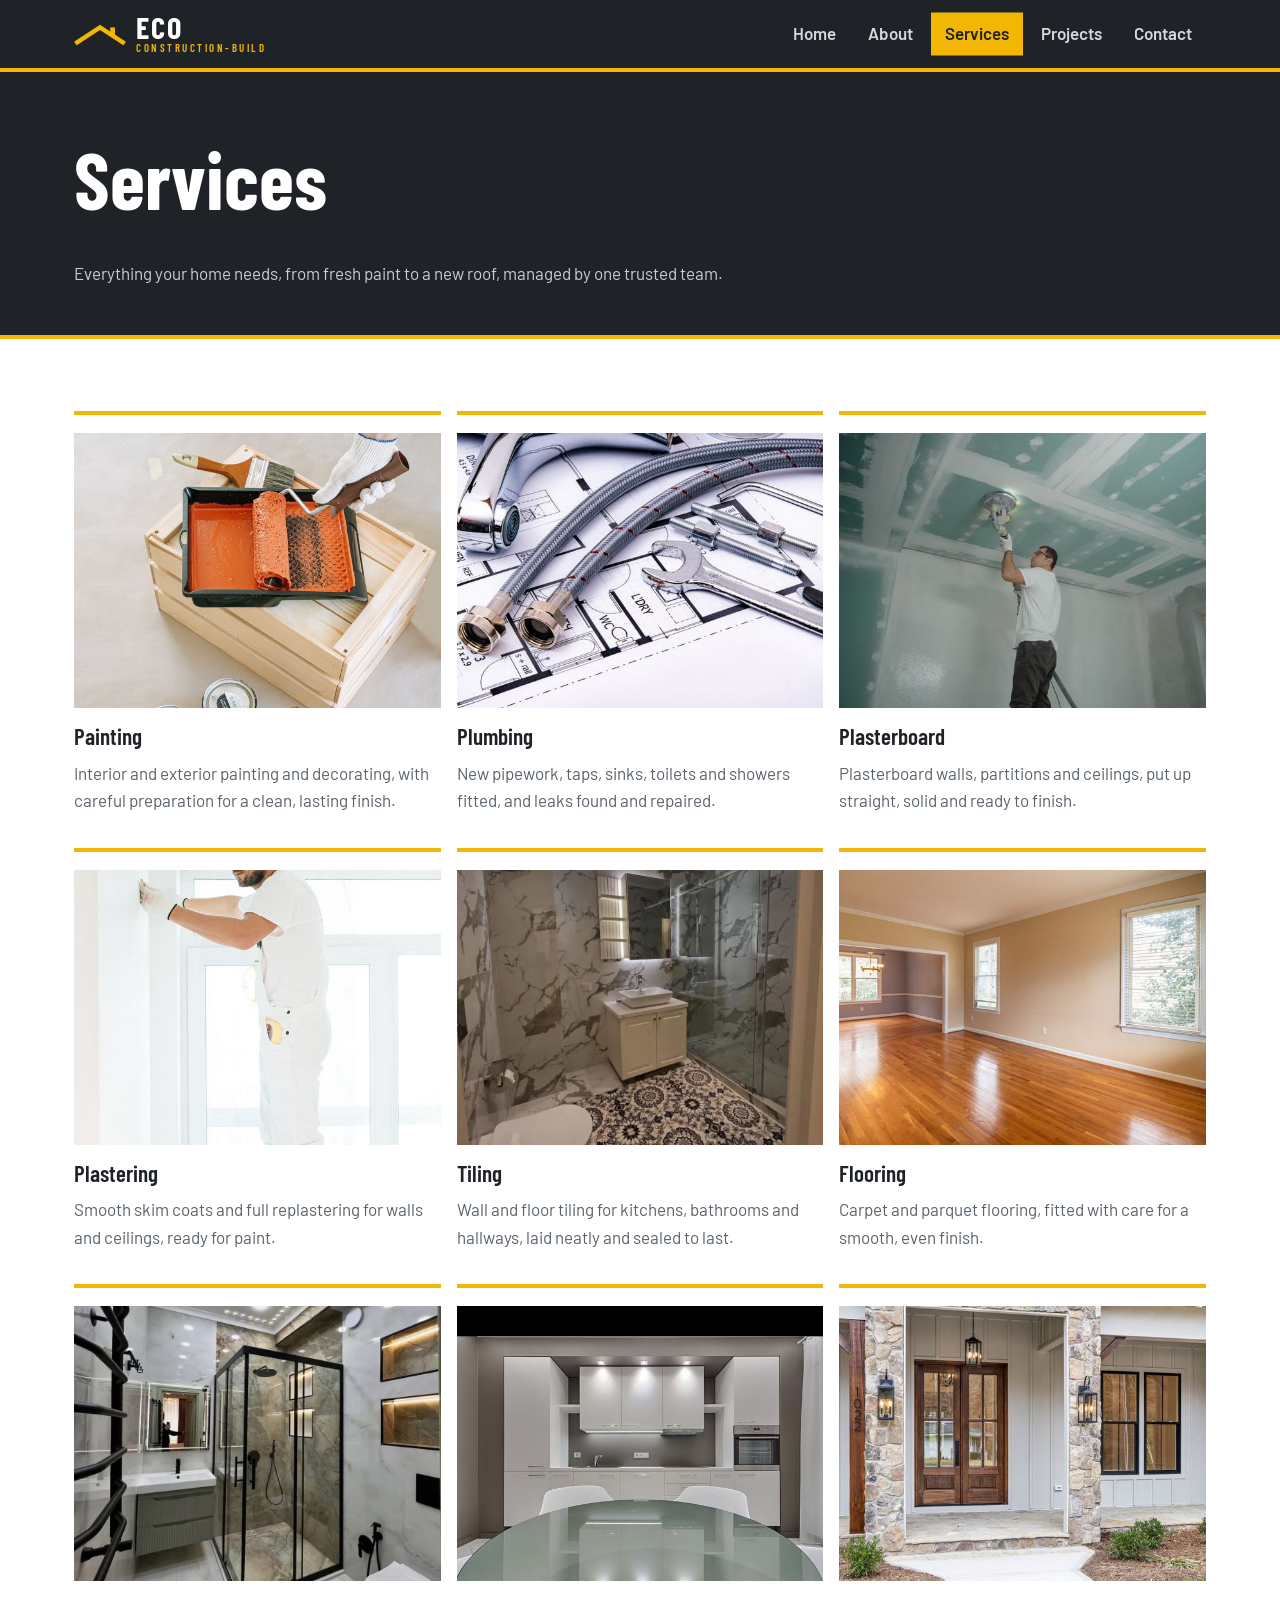
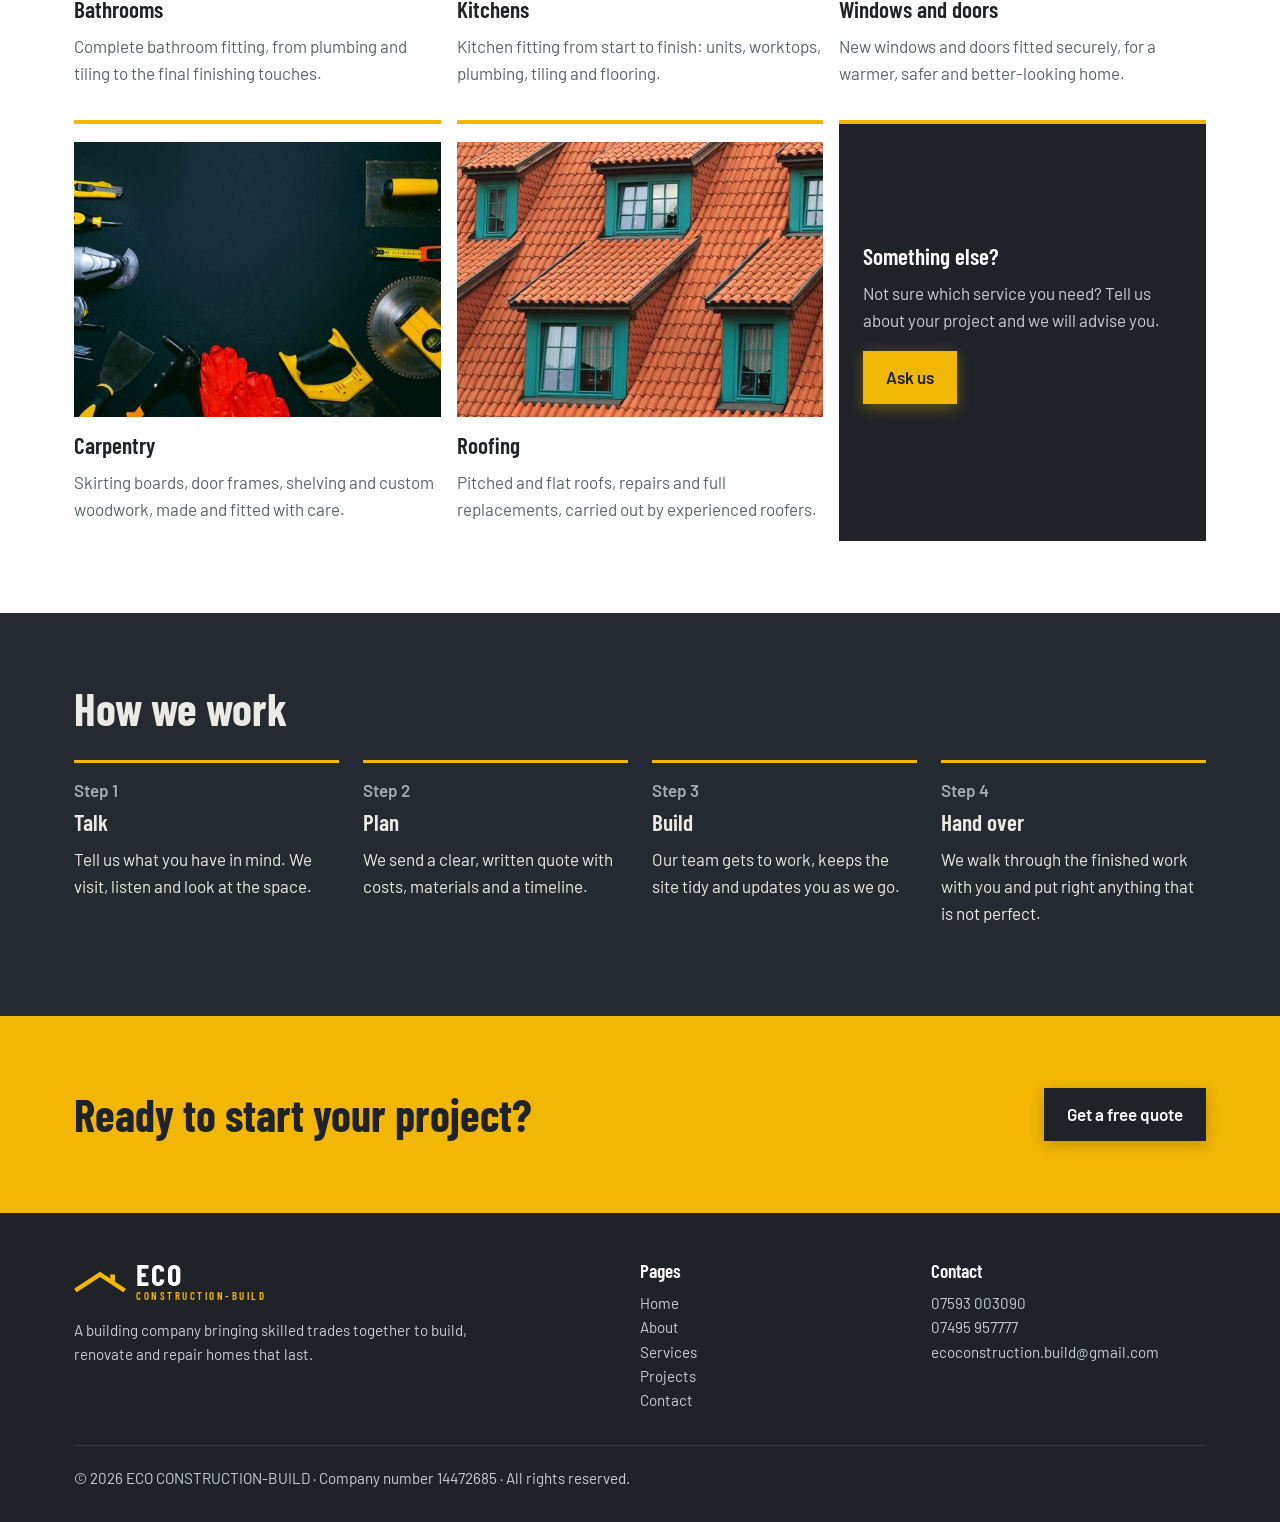
<file: services.html>
<!DOCTYPE html>
<html lang="en">
<head>
<meta charset="UTF-8">
<meta name="color-scheme" content="dark">
<meta name="viewport" content="width=device-width, initial-scale=1, viewport-fit=cover">
<title>Services | Eco Construction-Build</title>
<meta name="description" content="Painting, plumbing, plasterboard, plastering, tiling, flooring, bathrooms, kitchens, windows and doors, carpentry and roofing.">
<meta property="og:title" content="Services | Eco Construction-Build">
<meta property="og:description" content="Painting, plumbing, plasterboard, plastering, tiling, flooring, bathrooms, kitchens, windows and doors, carpentry and roofing.">
<meta property="og:type" content="website">
<link rel="preconnect" href="https://fonts.googleapis.com">
<link href="https://fonts.googleapis.com/css2?family=Barlow+Condensed:wght@600;700&amp;family=Barlow:wght@400;500;600&amp;display=swap" rel="stylesheet">
<link rel="stylesheet" href="style.css">
</head>
<body>

<a class="skip" href="#main">Skip to content</a>
<header>
  <div class="wrap bar">
    <a class="logo" href="index.html" aria-label="Eco Construction-Build, home"><svg viewBox="0 0 132 52" aria-hidden="true"><rect x="92" y="8" width="12" height="22" fill="#F2B705"></rect><polyline points="8,46 66,8 124,46" fill="none" stroke="#F2B705" stroke-width="11" stroke-linecap="square" stroke-linejoin="miter"></polyline></svg><span class="logo-text"><b>ECO</b><small>CONSTRUCTION-BUILD</small></span></a>
    <button class="menu-btn" aria-expanded="false" aria-controls="nav" aria-label="Menu">
      <span class="bars" aria-hidden="true"><i></i><i></i><i></i></span>
    </button>
    <nav id="nav" aria-label="Main">
      <ul>
        <li><a href="index.html">Home</a></li>
        <li><a href="about.html">About</a></li>
        <li><a href="services.html" aria-current="page">Services</a></li>
        <li><a href="projects.html">Projects</a></li>
        <li><a href="contact.html">Contact</a></li>
      </ul>
    </nav>
  </div>
</header>

<main id="main" tabindex="-1">

  <div class="page-head"><div class="wrap"><h1>Services</h1><p>Everything your home needs, from fresh paint to a new roof, managed by one trusted team.</p></div></div>
  <section class="light">
    <div class="wrap grid g3">
      <div class="service"><img src="images/a-paint-roller-and-tray-with-orange-paint-on-a-dust-.jpg" width="640" height="480" loading="lazy" decoding="async" alt="A paint roller and tray with orange paint on a dust sheet"><h3>Painting</h3><p>Interior and exterior painting and decorating, with careful preparation for a clean, lasting finish.</p></div>
      <div class="service"><img src="images/plumbing-hoses-a-tap-and-a-wrench-laid-on-a-floor-pl.jpg" width="569" height="427" loading="lazy" decoding="async" alt="Plumbing hoses, a tap and a wrench laid on a floor plan"><h3>Plumbing</h3><p>New pipework, taps, sinks, toilets and showers fitted, and leaks found and repaired.</p></div>
      <div class="service"><img src="images/a-worker-sanding-a-newly-boarded-ceiling.jpg" width="569" height="427" loading="lazy" decoding="async" alt="A worker sanding a newly boarded ceiling"><h3>Plasterboard</h3><p>Plasterboard walls, partitions and ceilings, put up straight, solid and ready to finish.</p></div>
      <div class="service"><img src="images/a-plasterer-on-stilts-smoothing-a-wall.jpg" width="640" height="480" loading="lazy" decoding="async" alt="A plasterer on stilts smoothing a wall"><h3>Plastering</h3><p>Smooth skim coats and full replastering for walls and ceilings, ready for paint.</p></div>
      <div class="service"><img src="images/a-bathroom-with-marble-wall-tiles-and-a-patterned-ti.jpg" width="1000" height="750" loading="lazy" decoding="async" alt="A bathroom with marble wall tiles and a patterned tiled floor"><h3>Tiling</h3><p>Wall and floor tiling for kitchens, bathrooms and hallways, laid neatly and sealed to last.</p></div>
      <div class="service"><img src="images/an-empty-room-with-a-polished-wooden-floor.jpg" width="569" height="427" loading="lazy" decoding="async" alt="An empty room with a polished wooden floor"><h3>Flooring</h3><p>Carpet and parquet flooring, fitted with care for a smooth, even finish.</p></div>
      <div class="service"><img src="images/a-finished-bathroom-with-a-glass-shower-and-marble-t.jpg" width="1000" height="750" loading="lazy" decoding="async" alt="A finished bathroom with a glass shower and marble tiles"><h3>Bathrooms</h3><p>Complete bathroom fitting, from plumbing and tiling to the final finishing touches.</p></div>
      <div class="service"><img src="images/a-white-fitted-kitchen-with-built-in-oven-and-extrac.jpg" width="640" height="480" loading="lazy" decoding="async" alt="A white fitted kitchen with built-in oven and extractor"><h3>Kitchens</h3><p>Kitchen fitting from start to finish: units, worktops, plumbing, tiling and flooring.</p></div>
      <div class="service"><img src="images/a-timber-front-door-and-windows-in-a-stone-porch.jpg" width="569" height="427" loading="lazy" decoding="async" alt="A timber front door and windows in a stone porch"><h3>Windows and doors</h3><p>New windows and doors fitted securely, for a warmer, safer and better-looking home.</p></div>
      <div class="service"><img src="images/hand-tools-and-a-saw-blade-laid-out-on-a-dark-surfac.jpg" width="569" height="427" loading="lazy" decoding="async" alt="Hand tools and a saw blade laid out on a dark surface"><h3>Carpentry</h3><p>Skirting boards, door frames, shelving and custom woodwork, made and fitted with care.</p></div>
      <div class="service"><img src="images/a-tiled-roof-with-dormer-windows.jpg" width="565" height="424" loading="lazy" decoding="async" alt="A tiled roof with dormer windows"><h3>Roofing</h3><p>Pitched and flat roofs, repairs and full replacements, carried out by experienced roofers.</p></div>
      <div class="service service-ask"><h3>Something else?</h3><p>Not sure which service you need? Tell us about your project and we will advise you.</p><p><a class="btn" href="contact.html">Ask us</a></p></div>
    </div>
  </section>
  <section class="alt">
    <div class="wrap">
      <h2>How we work</h2>
      <ol class="steps" style="margin-top:28px">
        <li><h3>Talk</h3><p>Tell us what you have in mind. We visit, listen and look at the space.</p></li>
        <li><h3>Plan</h3><p>We send a clear, written quote with costs, materials and a timeline.</p></li>
        <li><h3>Build</h3><p>Our team gets to work, keeps the site tidy and updates you as we go.</p></li>
        <li><h3>Hand over</h3><p>We walk through the finished work with you and put right anything that is not perfect.</p></li>
      </ol>
    </div>
  </section>
</main>

<section class="cta">
  <div class="wrap"><h2>Ready to start your project?</h2><a class="btn" href="contact.html">Get a free quote</a></div>
</section>

<footer>
  <div class="wrap">
    <div class="grid">
      <div><a class="logo" href="index.html" aria-label="Eco Construction-Build, home"><svg viewBox="0 0 132 52" aria-hidden="true"><rect x="92" y="8" width="12" height="22" fill="#F2B705"></rect><polyline points="8,46 66,8 124,46" fill="none" stroke="#F2B705" stroke-width="11" stroke-linecap="square" stroke-linejoin="miter"></polyline></svg><span class="logo-text"><b>ECO</b><small>CONSTRUCTION-BUILD</small></span></a><p>A building company bringing skilled trades together to build,<br>renovate and repair homes that last.</p></div>
      <div><h3>Pages</h3><ul><li><a href="index.html">Home</a></li><li><a href="about.html">About</a></li><li><a href="services.html">Services</a></li><li><a href="projects.html">Projects</a></li><li><a href="contact.html">Contact</a></li></ul></div>
      <div><h3>Contact</h3><ul><li><a href="tel:+447593003090">07593 003090</a></li><li><a href="tel:+447495957777">07495 957777</a></li><li><a href="mailto:ecoconstruction.build@gmail.com">ecoconstruction.build@gmail.com</a></li></ul></div>
    </div>
    <div class="legal">© 2026 ECO CONSTRUCTION-BUILD · Company number 14472685 · All rights reserved.</div>
  </div>
</footer>

<script src="script.js"></script>
</body>
</html>
</file>
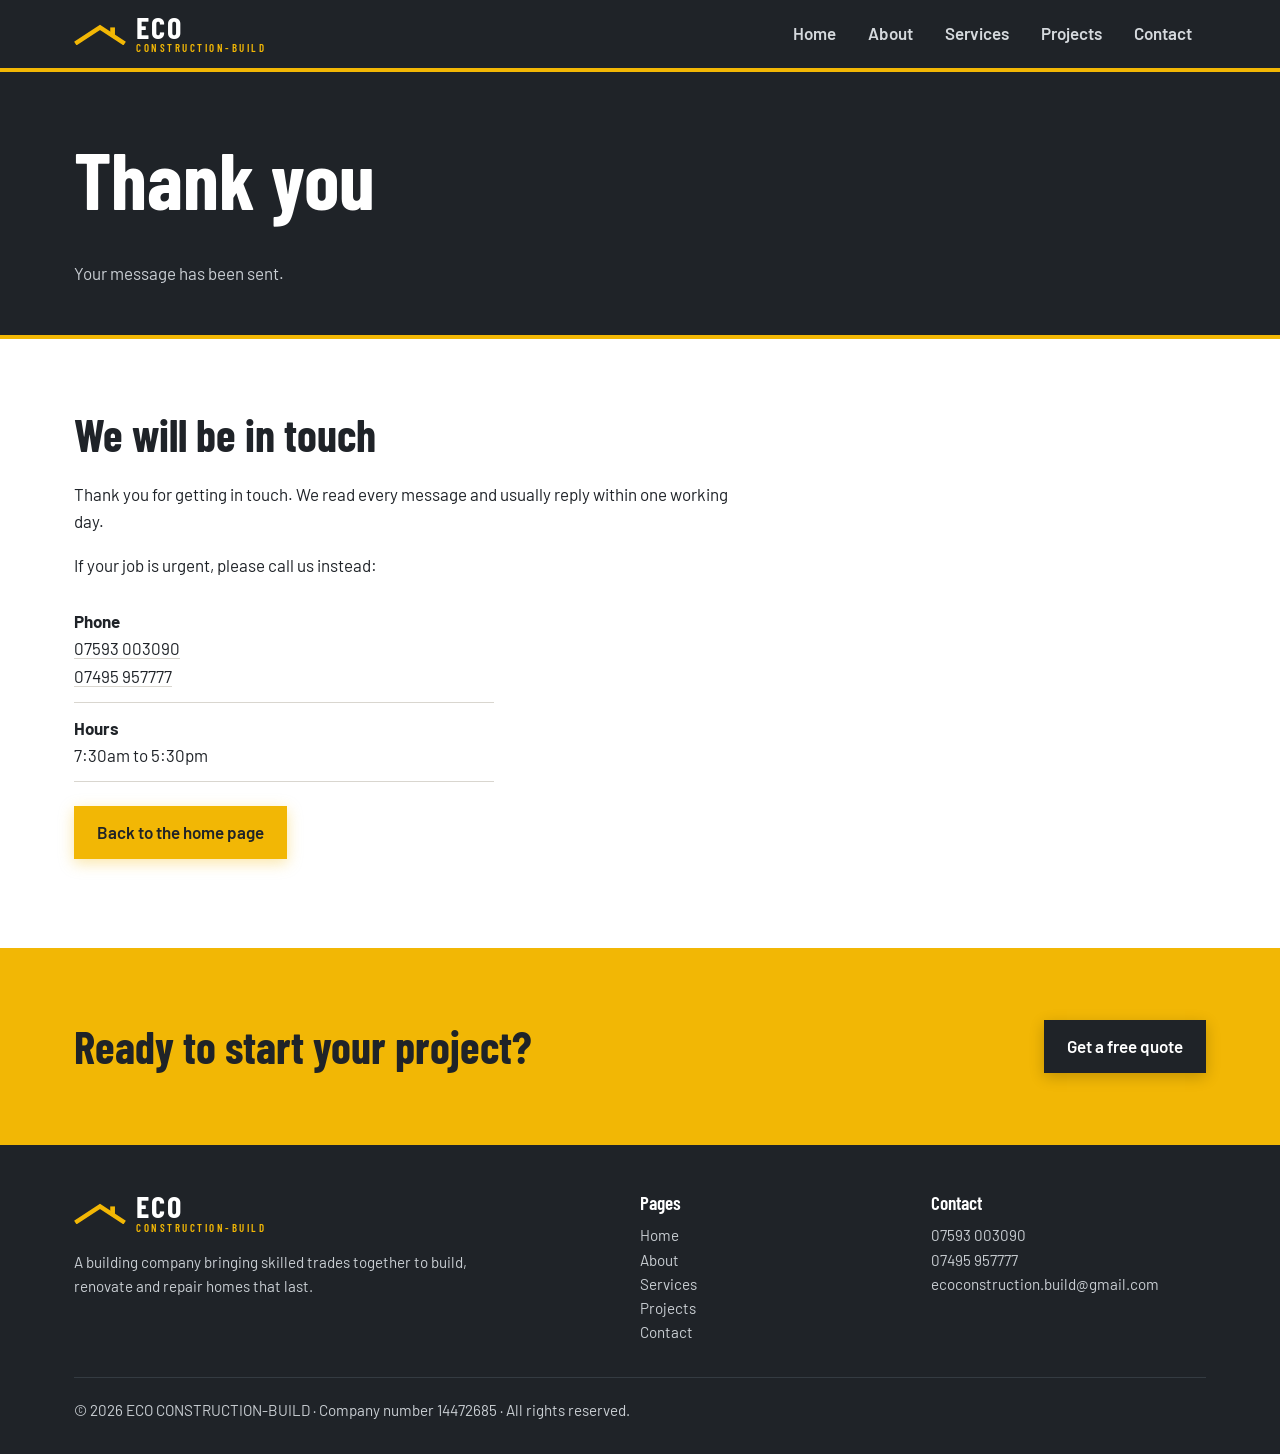
<file: thank-you.html>
<!DOCTYPE html>
<html lang="en">
<head>
<meta charset="UTF-8">
<meta name="color-scheme" content="dark">
<meta name="viewport" content="width=device-width, initial-scale=1, viewport-fit=cover">
<title>Thank you | Eco Construction-Build</title>
<meta name="description" content="Thank you. Your message has been sent and we will reply soon.">
<meta property="og:title" content="Thank you | Eco Construction-Build">
<meta property="og:description" content="Thank you. Your message has been sent and we will reply soon.">
<meta property="og:type" content="website">
<link rel="preconnect" href="https://fonts.googleapis.com">
<link href="https://fonts.googleapis.com/css2?family=Barlow+Condensed:wght@600;700&amp;family=Barlow:wght@400;500;600&amp;display=swap" rel="stylesheet">
<link rel="stylesheet" href="style.css">
</head>
<body>

<a class="skip" href="#main">Skip to content</a>
<header>
  <div class="wrap bar">
    <a class="logo" href="index.html" aria-label="Eco Construction-Build, home"><svg viewBox="0 0 132 52" aria-hidden="true"><rect x="92" y="8" width="12" height="22" fill="#F2B705"></rect><polyline points="8,46 66,8 124,46" fill="none" stroke="#F2B705" stroke-width="11" stroke-linecap="square" stroke-linejoin="miter"></polyline></svg><span class="logo-text"><b>ECO</b><small>CONSTRUCTION-BUILD</small></span></a>
    <button class="menu-btn" aria-expanded="false" aria-controls="nav" aria-label="Menu">
      <span class="bars" aria-hidden="true"><i></i><i></i><i></i></span>
    </button>
    <nav id="nav" aria-label="Main">
      <ul>
        <li><a href="index.html">Home</a></li>
        <li><a href="about.html">About</a></li>
        <li><a href="services.html">Services</a></li>
        <li><a href="projects.html">Projects</a></li>
        <li><a href="contact.html">Contact</a></li>
      </ul>
    </nav>
  </div>
</header>

<main id="main" tabindex="-1">
  <div class="page-head"><div class="wrap"><h1>Thank you</h1><p>Your message has been sent.</p></div></div>
  <section class="light">
    <div class="wrap">
      <h2>We will be in touch</h2>
      <p>Thank you for getting in touch. We read every message and usually reply within one working day.</p>
      <p>If your job is urgent, please call us instead:</p>
      <ul class="contact-list" style="max-width:420px">
        <li><b>Phone</b><a href="tel:+447593003090">07593 003090</a><br><a href="tel:+447495957777">07495 957777</a></li>
        <li><b>Hours</b>7:30am to 5:30pm</li>
      </ul>
      <p><a class="btn" href="index.html">Back to the home page</a></p>
    </div>
  </section>
</main>

<section class="cta">
  <div class="wrap"><h2>Ready to start your project?</h2><a class="btn" href="contact.html">Get a free quote</a></div>
</section>

<footer>
  <div class="wrap">
    <div class="grid">
      <div><a class="logo" href="index.html" aria-label="Eco Construction-Build, home"><svg viewBox="0 0 132 52" aria-hidden="true"><rect x="92" y="8" width="12" height="22" fill="#F2B705"></rect><polyline points="8,46 66,8 124,46" fill="none" stroke="#F2B705" stroke-width="11" stroke-linecap="square" stroke-linejoin="miter"></polyline></svg><span class="logo-text"><b>ECO</b><small>CONSTRUCTION-BUILD</small></span></a><p>A building company bringing skilled trades together to build,<br>renovate and repair homes that last.</p></div>
      <div><h3>Pages</h3><ul><li><a href="index.html">Home</a></li><li><a href="about.html">About</a></li><li><a href="services.html">Services</a></li><li><a href="projects.html">Projects</a></li><li><a href="contact.html">Contact</a></li></ul></div>
      <div><h3>Contact</h3><ul><li><a href="tel:+447593003090">07593 003090</a></li><li><a href="tel:+447495957777">07495 957777</a></li><li><a href="mailto:ecoconstruction.build@gmail.com">ecoconstruction.build@gmail.com</a></li></ul></div>
    </div>
    <div class="legal">© 2026 ECO CONSTRUCTION-BUILD · Company number 14472685 · All rights reserved.</div>
  </div>
</footer>

<script src="script.js"></script>
</body>
</html>
</file>
<file: style.css>
:root{
  --yellow:#F2B705; --ink:#1F2328; --steel:#2E3A45; --concrete:#ECEAE5;
  --bg:#1A1E22; --text:#ECEAE5; --muted:#A3ABB3; --line:#343B42; --surface:#242A30;
  --ph:#3A3F44; --ph-text:#777E85;
  color-scheme:dark;
  box-sizing:border-box;
  padding-top:env(safe-area-inset-top,0px);
  padding-bottom:env(safe-area-inset-bottom,0px);
}
.light{--bg:#FFFFFF; --text:#1F2328; --muted:#5A636C; --line:#D9D6CF; --surface:#FFFFFF;
  --ph:#CFCFCF; --ph-text:#9A9A9A; color-scheme:light; background:#FFFFFF; color:#1F2328}
*,*::before,*::after{box-sizing:inherit}
html{scroll-padding-top:env(safe-area-inset-top,0px)}
body{margin:0;background:var(--bg);color:var(--text);
  font-family:"Barlow",system-ui,-apple-system,"Segoe UI",Arial,sans-serif;font-size:17px;line-height:1.6}
h1,h2,h3{font-family:"Barlow Condensed","Arial Narrow",Arial,sans-serif;line-height:1.05;margin:0 0 .5em;font-weight:700}
h1{font-size:clamp(2.6rem,7vw,5rem)}
h2{font-size:clamp(2rem,4vw,2.8rem)}
h3{font-size:1.45rem;font-weight:600}
p{margin:0 0 1em;max-width:68ch}
a{color:inherit}
img{max-width:100%;height:auto}
:focus-visible{outline:3px solid var(--yellow);outline-offset:3px}
.wrap{max-width:1180px;margin:0 auto;padding:0 24px}
.skip{position:absolute;left:-9999px;top:0;z-index:20;background:var(--yellow);color:var(--ink);
  padding:10px 16px;font-weight:600;text-decoration:none}
.skip:focus{left:8px;top:8px}

/* Placeholder boxes, like the reference */
.ph{background:var(--ph);color:var(--ph-text);display:flex;align-items:center;justify-content:center;
  font-family:"Barlow Condensed",Arial,sans-serif;font-weight:600;font-size:clamp(1rem,3vw,2rem);width:100%}
.ph::after{content:attr(data-size)}

/* Header */
header{position:sticky;top:env(safe-area-inset-top,0px);z-index:10;background:var(--ink);color:#fff;border-bottom:4px solid var(--yellow)}
.bar{display:flex;align-items:center;justify-content:space-between;gap:16px;min-height:68px}
.logo{display:flex;align-items:center;gap:10px;text-decoration:none;color:#fff;font-family:"Barlow Condensed","Arial Narrow",Arial,sans-serif}
.logo svg{width:52px;height:21px;flex:none}
.logo-text{display:flex;flex-direction:column}
.logo-text b{font-size:1.9rem;font-weight:700;letter-spacing:2px;line-height:.9}
.logo-text small{font-size:.68rem;font-weight:600;letter-spacing:2.5px;color:var(--yellow);line-height:1.2}
footer .logo{margin-bottom:16px}
nav{position:relative}
nav ul{list-style:none;margin:0;padding:0;display:flex;gap:4px;flex-wrap:wrap;position:relative;z-index:1}
nav a{display:block;padding:8px 14px;text-decoration:none;font-weight:600;color:#D5D9DD;transition:color .15s ease}
nav a{border-radius:1px}
nav a:hover{color:#fff;box-shadow:0 0 16px rgba(255,255,255,.35);background:rgba(255,255,255,.07)}
nav a{transition:color .15s ease,box-shadow .25s ease,background-color .25s ease}
.nav-hl a:hover{box-shadow:none;background:transparent}
/* Sliding yellow box: a dark-text copy of the menu, shown only inside the box.
   Starts slow, finishes fast. Text is dark wherever the box is, at every moment. */
.nav-hl{position:absolute;top:0;left:0;right:0;margin:0;background:var(--yellow);pointer-events:none;z-index:2;
  clip-path:inset(0 100% 100% 0);transition:clip-path .85s cubic-bezier(.75,0,.25,1);will-change:clip-path}
.nav-hl a,.nav-hl a:hover{color:var(--ink)}
.nav-hl.no-anim{transition:none}
@media (prefers-reduced-motion:reduce){.nav-hl{transition:none}}
.menu-btn{display:none;background:var(--ink);border:1px solid rgba(255,255,255,.35);color:#fff;
  width:44px;height:44px;padding:0;align-items:center;justify-content:center;cursor:pointer;
  transition:background-color .25s ease,border-color .25s ease,box-shadow .25s ease}
.bars{display:block;width:22px;height:16px;position:relative}
.bars i{position:absolute;left:0;right:0;height:2px;background:currentColor;transition:transform .3s ease,opacity .2s ease}
.bars i:nth-child(1){top:0}
.bars i:nth-child(2){top:7px}
.bars i:nth-child(3){top:14px}
.menu-btn[aria-expanded="true"] .bars i:nth-child(1){transform:translateY(7px) rotate(45deg)}
.menu-btn[aria-expanded="true"] .bars i:nth-child(2){opacity:0}
.menu-btn[aria-expanded="true"] .bars i:nth-child(3){transform:translateY(-7px) rotate(-45deg)}
.menu-btn:hover,.menu-btn:focus-visible{background:var(--yellow);border-color:var(--yellow);color:var(--ink)}
@media (prefers-reduced-motion:reduce){.bars i{transition:none}}
@media (max-width:760px){
  .menu-btn{display:flex}
  nav{display:none;width:100%;padding-bottom:12px}
  nav.open{display:block}
  nav ul{flex-direction:column}
  .bar{flex-wrap:wrap}
}

/* Page switching */
section{padding:72px 0}
.alt{background:var(--surface)}

/* Hero */
.hero{position:relative;height:min(75vh,600px);overflow:hidden;background:var(--ink)}
.slide{position:absolute;inset:0;opacity:0;visibility:hidden;transition:opacity .9s ease,visibility .9s}
.slide.active{opacity:1;visibility:visible}
.slide .ph{height:100%}
.slide img{display:block;width:100%;height:100%;object-fit:cover}
.hero-copy{position:absolute;left:0;right:0;bottom:56px}
.hero-copy .inner{background:rgba(31,35,40,.35);-webkit-backdrop-filter:blur(6px);backdrop-filter:blur(6px);color:#fff;padding:20px 24px;max-width:440px;border-left:6px solid var(--yellow);
  transform:translateY(16px);opacity:0;transition:transform .7s ease .3s,opacity .7s ease .3s}
.slide.active .hero-copy .inner{transform:none;opacity:1}
.hero-copy p{color:#C9CED3;font-size:.95rem;margin-bottom:14px}
.hero-copy h1,.hero-copy h2{font-size:clamp(1.8rem,3.2vw,2.5rem);margin-bottom:.3em}
.hero-copy .btn{padding:9px 18px;font-size:.95rem}
.slide::before{content:"";position:absolute;inset:0;z-index:1;pointer-events:none;
  background:linear-gradient(to top right,rgba(20,24,28,.65),rgba(20,24,28,.3))}
.hero-copy{z-index:2}
.car-btn{position:absolute;top:50%;transform:translateY(-50%);z-index:2;width:48px;height:48px;border:0;cursor:pointer;
  background:rgba(31,35,40,.85);color:#fff;font-size:1.6rem;line-height:1;display:flex;align-items:center;justify-content:center}
.car-btn:hover{background:var(--yellow);color:var(--ink)}
.car-btn.prev{left:12px}.car-btn.next{right:12px}
.dots{position:absolute;bottom:20px;left:0;right:0;z-index:2;display:flex;justify-content:center;gap:10px}
.dots button{width:36px;height:6px;padding:0;border:0;cursor:pointer;background:rgba(255,255,255,.45)}
.dots button[aria-current="true"]{background:var(--yellow)}
@media (max-width:760px){
  .hero-copy .inner{padding:16px 18px;max-width:none}
  .hero-copy h1,.hero-copy h2{font-size:1.7rem}
  .car-btn{top:auto;bottom:8px;transform:none;width:40px;height:40px}
}
@media (prefers-reduced-motion:reduce){.slide,.hero-copy .inner{transition:none}}
.page-head{background:var(--ink);color:#fff;padding:64px 0 48px;border-bottom:4px solid var(--yellow)}
.page-head p{color:#C9CED3;margin:0}

/* Buttons */
/* One button style everywhere: dark at rest, yellow on hover */
/* One button style everywhere: yellow at rest, dark on hover, yellow glow throughout */
.btn{display:inline-block;padding:12px 22px;background:var(--yellow);color:var(--ink);font:inherit;font-weight:600;text-decoration:none;
  border:1px solid var(--yellow);cursor:pointer;box-shadow:0 4px 14px rgba(242,183,5,.35);
  transition:background-color .25s ease,color .25s ease,border-color .25s ease,box-shadow .25s ease}
.btn:hover,.btn:focus-visible{background:var(--ink);color:#fff;border-color:var(--ink);box-shadow:0 8px 22px rgba(242,183,5,.6)}
/* Soft shadow on hover, for every button */
.btn,.filters button,.menu-btn,.car-btn{transition:background-color .2s ease,color .2s ease,border-color .2s ease,box-shadow .2s ease,transform .2s ease}
.menu-btn:hover,.car-btn:hover{box-shadow:0 6px 18px rgba(242,183,5,.45)}


/* Grids */
.grid{display:grid;gap:16px}
.g2{grid-template-columns:repeat(2,1fr)}
.g3{grid-template-columns:repeat(3,1fr)}
.split{display:grid;grid-template-columns:1fr 1fr;gap:48px;align-items:center}
@media (max-width:860px){.g3{grid-template-columns:1fr 1fr}.split{grid-template-columns:1fr}}
@media (max-width:560px){.g2,.g3{grid-template-columns:1fr}}

/* Mosaic, echoing the reference layout */
.mosaic{display:grid;grid-template-columns:140fr 200fr;gap:16px}
.mosaic .a{grid-column:1/-1;aspect-ratio:350/150}
.mosaic img{display:block;width:100%;height:100%;object-fit:cover}
.mosaic .b{aspect-ratio:140/100}
.mosaic .c{aspect-ratio:200/100}
.mosaic .d{grid-column:1/-1;aspect-ratio:350/65}

.service{border-top:4px solid var(--yellow);padding-top:18px}
.service .ph,.service img{aspect-ratio:4/3;margin-bottom:16px}
.service img{display:block;width:100%;object-fit:cover}
.service p{color:var(--muted)}
.service-ask{background:var(--ink);color:#fff;padding:28px 24px;display:flex;flex-direction:column;justify-content:center}
.service-ask p{color:#C9CED3}

.stats{display:grid;grid-template-columns:repeat(4,1fr);gap:16px;text-align:left}
.stats b{display:block;font-family:"Barlow Condensed",Arial,sans-serif;font-size:2rem;line-height:1.1;margin-bottom:6px;color:var(--text);border-left:6px solid var(--yellow);padding-left:12px}
.stats span{color:var(--muted)}
@media (max-width:760px){.stats{grid-template-columns:1fr 1fr}}
.dark{background:var(--steel);color:#fff}

.project figure{margin:0}
.project .ph,.project img{aspect-ratio:3/2}
.project img{display:block;width:100%;object-fit:cover}
.project figcaption{padding:12px 0}
.project small{color:var(--muted)}
.filters{position:relative;display:flex;gap:8px;flex-wrap:wrap;margin-bottom:28px}
.filters button{font:inherit;font-weight:600;padding:8px 16px;background:var(--ink);color:#fff;border:1px solid rgba(255,255,255,.18);cursor:pointer;
  transition:background-color .25s ease,color .25s ease,border-color .25s ease,box-shadow .25s ease}
/* Hover: the tab lifts and lightens, so it is clearly different from the yellow active tab */
.filters button:not([aria-pressed="true"]):hover,.filters button:not([aria-pressed="true"]):focus-visible{
  background:var(--steel);border-color:rgba(255,255,255,.45);transform:translateY(-2px);
  box-shadow:0 8px 20px rgba(31,35,40,.45)}
.filters button:not([aria-pressed="true"]):active{transform:translateY(0);box-shadow:0 3px 8px rgba(31,35,40,.4)}
.filters button[aria-pressed="true"]{box-shadow:0 8px 30px 6px rgba(31,35,40,.3)}
/* Sliding yellow marker: a copy of the tabs, revealed only over the active one */
.filters-hl{position:absolute;top:0;left:0;right:0;z-index:2;display:flex;gap:8px;flex-wrap:wrap;pointer-events:none;
  clip-path:inset(0 100% 100% 0);transition:clip-path .85s cubic-bezier(.75,0,.25,1)}
.filters-hl button{background:var(--yellow);border-color:var(--yellow);color:var(--ink);box-shadow:0 8px 30px 6px rgba(31,35,40,.3)}
.filters-hl button:hover{box-shadow:0 8px 30px 6px rgba(31,35,40,.3)}
.filters-hl.no-anim{transition:none}
@media (prefers-reduced-motion:reduce){.filters-hl{transition:none}}

.team .ph,.team img{aspect-ratio:1/1;margin-bottom:12px}
.team img{display:block;width:100%;object-fit:cover}
.team small{color:var(--muted)}

.steps{counter-reset:s;display:grid;grid-template-columns:repeat(4,1fr);gap:24px}
.steps li{list-style:none;border-top:3px solid var(--yellow);padding-top:14px}
.steps li::before{counter-increment:s;content:"Step " counter(s);display:block;font-weight:600;color:var(--muted);margin-bottom:6px}
.steps{padding:0;margin:0}
@media (max-width:760px){.steps{grid-template-columns:1fr 1fr}}

form{display:grid;gap:14px}
label{display:grid;gap:6px;font-weight:600}
input,textarea,select{font:inherit;padding:12px;border:2px solid var(--line);background:var(--bg);color:var(--text);width:100%}
textarea{min-height:140px;resize:vertical}
.note{color:var(--muted);font-weight:500}
.contact-list{list-style:none;padding:0;margin:0 0 24px}
.hp{position:absolute;left:-9999px;width:1px;height:1px;overflow:hidden}
.contact-list li{padding:12px 0;border-bottom:1px solid var(--line)}
.contact-list a{text-decoration:none;border-bottom:1px solid var(--line);transition:color .2s ease,border-color .2s ease}
.contact-list a:hover{color:var(--ink);border-color:var(--yellow)}
.contact-list b{display:block}
.map-wrap{margin-top:8px}
.map{aspect-ratio:16/7;width:100%;border:0;display:block;filter:grayscale(.35) contrast(1.05)}
.map-note{margin:8px 0 0;font-size:.9rem}

.cta{background:var(--yellow);color:var(--ink)}
.cta .wrap{display:flex;justify-content:space-between;align-items:center;gap:24px;flex-wrap:wrap}
.cta h2{margin:0}
.cta .btn{background:var(--ink);color:#fff;border-color:var(--ink);box-shadow:0 4px 14px rgba(0,0,0,.2)}
.cta .btn:hover,.cta .btn:focus-visible{background:var(--yellow);color:var(--ink);border-color:var(--ink);box-shadow:0 8px 22px rgba(0,0,0,.45)}

footer{background:var(--ink);color:#C9CED3;padding:48px 0 32px;font-size:.95rem}
footer .grid{grid-template-columns:2fr 1fr 1fr}
footer h3{color:#fff;font-size:1.2rem}
footer ul{list-style:none;margin:0;padding:0}
footer a{text-decoration:none;transition:color .2s ease,text-shadow .25s ease}
footer a:hover{color:#fff;text-shadow:0 0 12px rgba(255,255,255,.6)}
.legal{border-top:1px solid #343B42;margin-top:32px;padding-top:20px}
@media (max-width:760px){footer .grid{grid-template-columns:1fr}}
/* Slide in on scroll */
.reveal{opacity:0;transform:translateX(var(--from,0)) translateY(var(--fromY,24px));
  transition:opacity .9s ease,transform .9s cubic-bezier(.22,.61,.36,1)}
.reveal.in{opacity:1;transform:none}
@media (prefers-reduced-motion:reduce){*{scroll-behavior:auto!important}
  .reveal{opacity:1;transform:none;transition:none}}

/* Separate pages: no JavaScript routing, so the menu marks the current file */
.nav-hl{clip-path:inset(0 100% 100% 0)}
</file>
